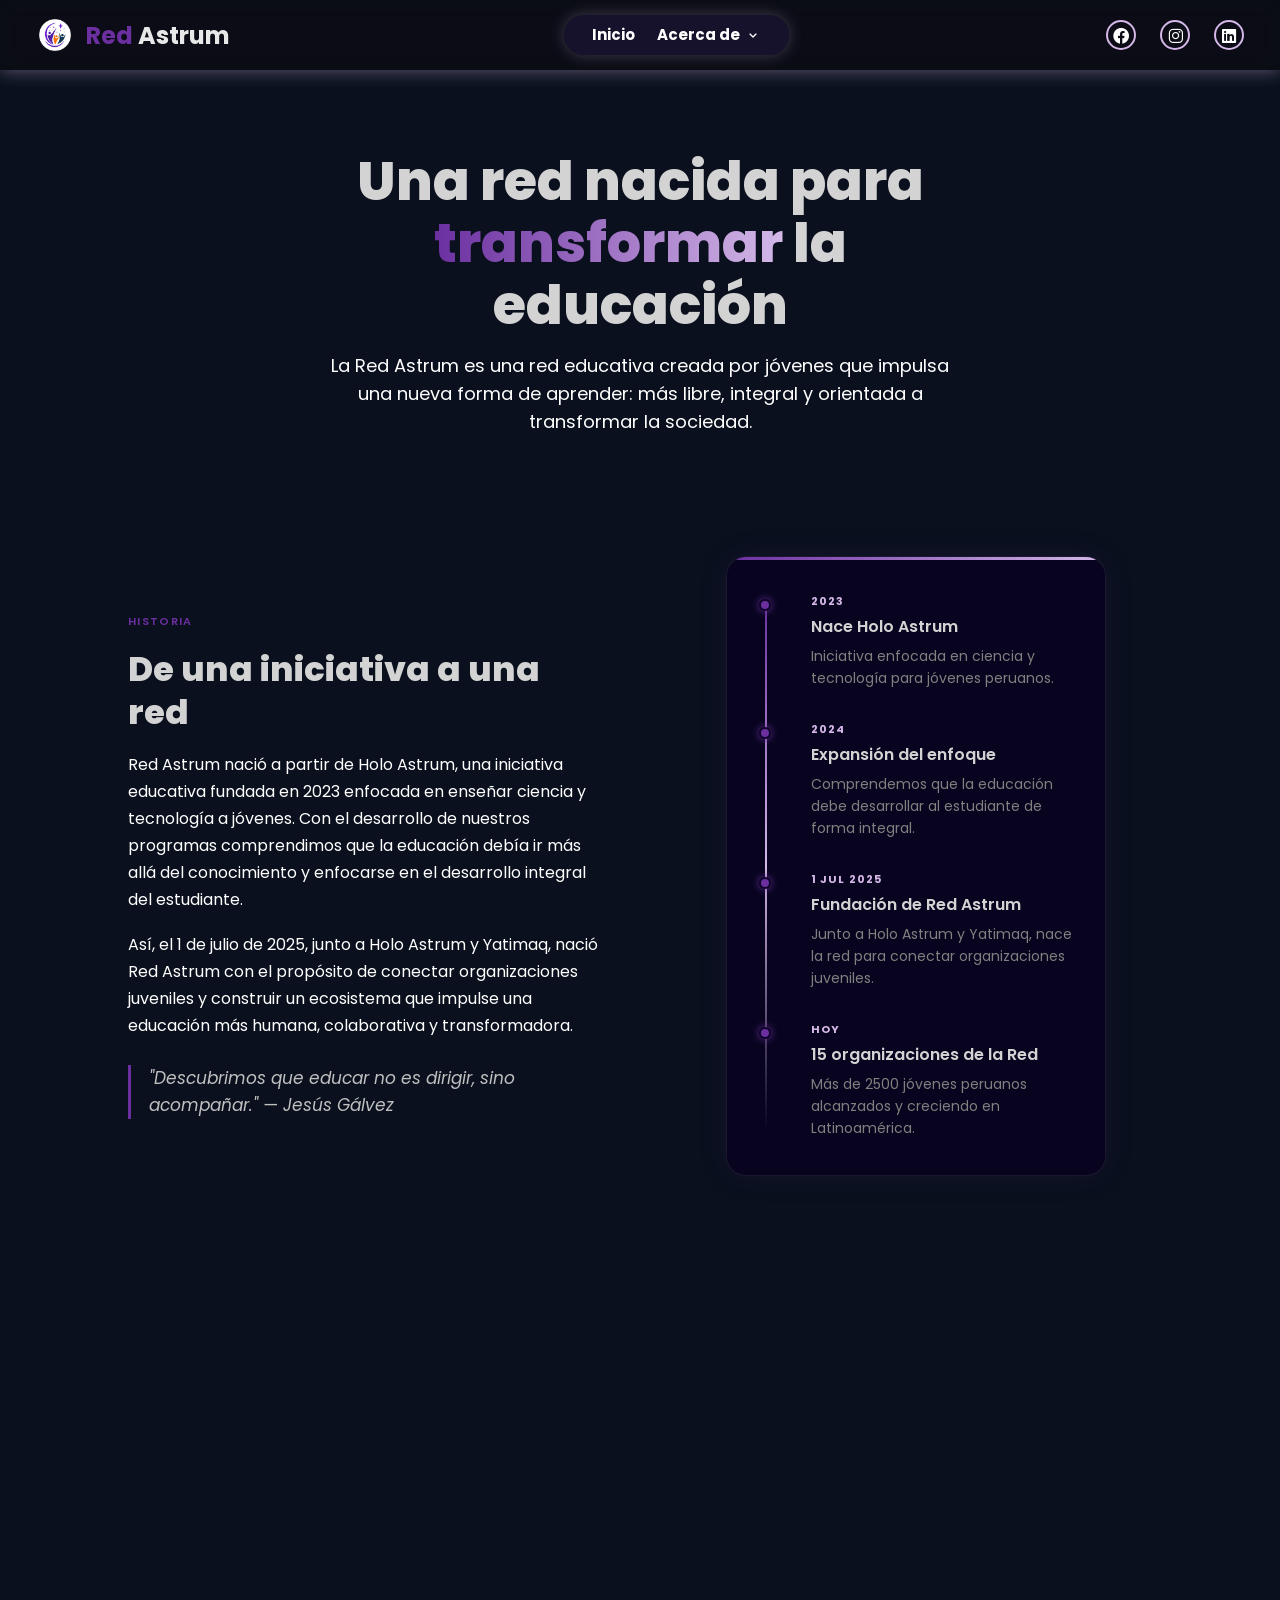
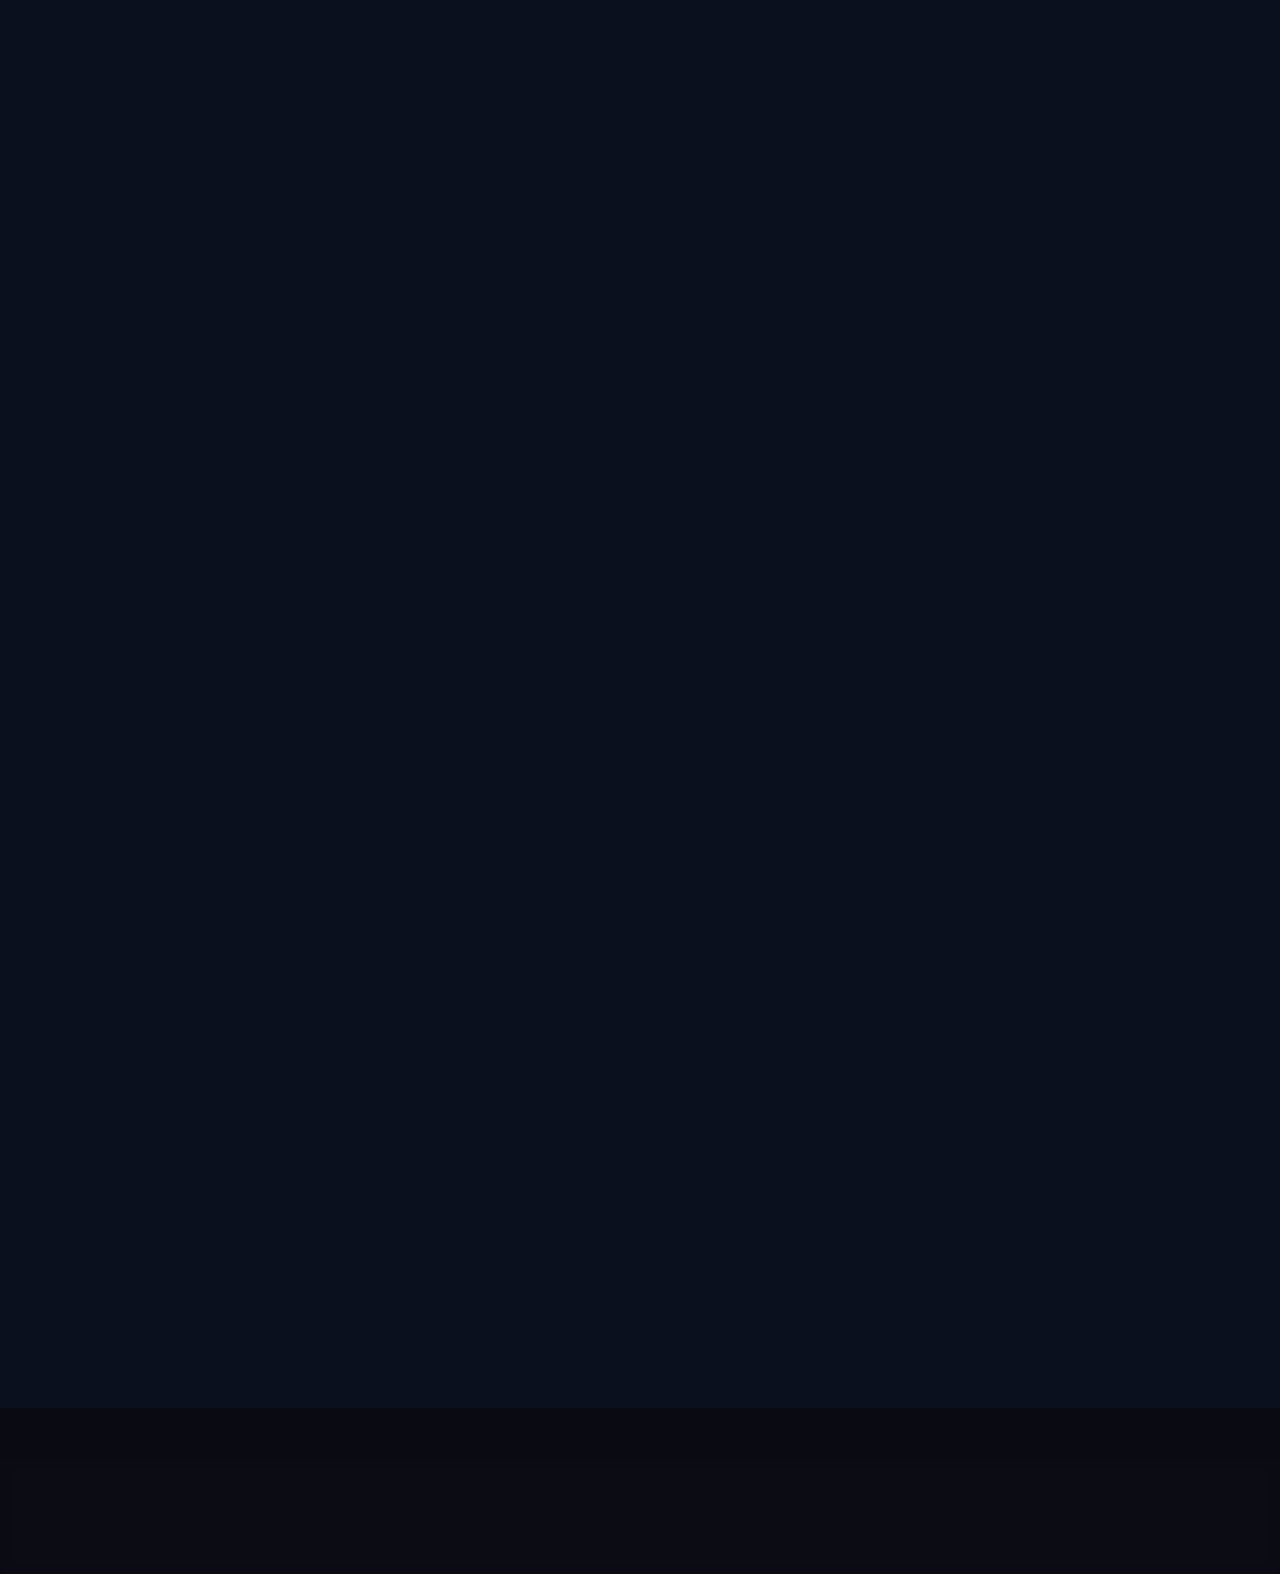
<file: about.html>
<!DOCTYPE html>
<html lang="es">

<head>
    <meta charset="UTF-8">
    <meta name="viewport" content="width=device-width, initial-scale=1.0">
    <title>Sobre nosotros — Red Astrum</title>
    <link rel="stylesheet" href="style.css">
    <link href='https://unpkg.com/boxicons@2.1.4/css/boxicons.min.css' rel='stylesheet'>
    <link rel="shortcut icon" href="favicon.ico" type="image/x-icon">
    <link rel="stylesheet" href="https://unpkg.com/aos@next/dist/aos.css" />

</head>

<body>
    <div class="container">
        <video class="back-vid" autoplay loop muted playsinline src="videos/galaxy.mp4"></video>

        <!-- NAVBAR -->
        <header data-aos="fade-down" data-aos-duration="2000">
            <div class="left">
                <img src="images/logo_redastrum/logo_0_red.png" alt="logo Red Astrum">
                <h2><span style="color: var(--color-primary);">Red</span> Astrum</h2>
            </div>
            <ul class="main">
                <li><a href="index.html">Inicio</a></li>
                <li><a href="#">Acerca de <i class='bx bx-chevron-down'></i></a>
                    <ul>
                        <li><a href="about.html">Sobre nosotros</a></li>
                        <li><a href="team.html">Equipo</a></li>
                    </ul>
                </li>
            </ul>
            <div class="box-icons">
                <a href="https://www.facebook.com/share/18Cic6fYTM/" target="_blank" aria-label="Facebook"><i class='bx bxl-facebook-circle'></i></a>
                <a href="https://www.instagram.com/red_astrum?igsh=cGxwdHd5OWY2c2w1" target="_blank" aria-label="Instagram"><i class='bx bxl-instagram'></i></a>
                <a href="https://www.linkedin.com/company/red-astrum?trk=blended-typeahead" target="_blank" aria-label="LinkedIn"><i class='bx bxl-linkedin-square'></i></a>
            </div>
            <div class="menu-icon"><i class='bx bx-menu'></i></div>
        </header>

        <div class="sidebar">
            <div class="close-icon"><i class='bx bx-x'></i></div>
            <ul>
                <li><a href="index.html">Inicio</a></li>
                <li><a href="about.html">Sobre nosotros</a></li>
                <li><a href="team.html">Equipo</a></li>
            </ul>
            <div class="social-sidebar">
                <a href="https://www.facebook.com/share/18Cic6fYTM/" target="_blank"><i class='bx bxl-facebook'></i></a>
                <a href="https://www.instagram.com/red_astrum?igsh=cGxwdHd5OWY2c2w1" target="_blank"><i class='bx bxl-instagram'></i></a>
                <a href="https://www.linkedin.com/company/red-astrum?trk=blended-typeahead" target="_blank"><i class='bx bxl-linkedin-square'></i></a>
            </div>
        </div>

        <!-- CONTENIDO -->
        <div class="about-page">

            <!-- Hero -->
            <div class="about-hero" data-aos="fade-down" data-aos-duration="1000">
                <h1>Una red nacida para <span class="gradient">transformar</span> la educación</h1>
                <p>La Red Astrum es una red educativa creada por jóvenes que impulsa una nueva forma de aprender: más libre, integral y orientada a transformar la sociedad.</p>
            </div>

            <!-- Historia -->
            <div class="about-block" data-aos="fade-up" data-aos-duration="900">
                <div class="about-block-text">
                    <span class="block-label">Historia</span>
                    <h2>De una iniciativa a una red</h2>
                    <p>Red Astrum nació a partir de Holo Astrum, una iniciativa educativa fundada en 2023 enfocada en enseñar ciencia y tecnología a jóvenes. Con el desarrollo de nuestros programas comprendimos que la educación debía ir más allá del conocimiento y enfocarse en el desarrollo integral del estudiante.</p>
                    <p>Así, el 1 de julio de 2025, junto a Holo Astrum y Yatimaq, nació Red Astrum con el propósito de conectar organizaciones juveniles y construir un ecosistema que impulse una educación más humana, colaborativa y transformadora.</p>
                    <blockquote>"Descubrimos que educar no es dirigir, sino acompañar." — Jesús Gálvez</blockquote>
                </div>

                <div class="about-block-visual">
                    <div class="visual-box">
                        <div class="timeline">
                            <div class="tl-item">
                                <div class="tl-dot"></div>
                                <div class="tl-year">2023</div>
                                <h4>Nace Holo Astrum</h4>
                                <p>Iniciativa enfocada en ciencia y tecnología para jóvenes peruanos.</p>
                            </div>
                            <div class="tl-item">
                                <div class="tl-dot"></div>
                                <div class="tl-year">2024</div>
                                <h4>Expansión del enfoque</h4>
                                <p>Comprendemos que la educación debe desarrollar al estudiante de forma integral.</p>
                            </div>
                            <div class="tl-item">
                                <div class="tl-dot"></div>
                                <div class="tl-year">1 Jul 2025</div>
                                <h4>Fundación de Red Astrum</h4>
                                <p>Junto a Holo Astrum y Yatimaq, nace la red para conectar organizaciones juveniles.</p>
                            </div>
                            <div class="tl-item">
                                <div class="tl-dot"></div>
                                <div class="tl-year">Hoy</div>
                                <h4>15 organizaciones de la Red</h4>
                                <p>Más de 2500 jóvenes peruanos alcanzados y creciendo en Latinoamérica.</p>
                            </div>
                        </div>
                    </div>
                </div>
            </div>

            <!-- Por qué nació -->
            <div class="about-block reverse" data-aos="fade-up" data-aos-duration="900">
                <div class="about-block-text">
                    <span class="block-label">Por qué nació</span>
                    <h2>La educación que necesitamos no existe todavía</h2>
                    <p>La educación convencional forma estudiantes pasivos. Red Astrum nace para construir una alternativa: una educación que desarrolle la mente, las emociones, los valores y el propósito de cada persona.</p>
                </div>

                <div class="about-block-visual">
                    <div class="visual-box">
                        <div class="compare-grid">
                            <div class="compare-col trad">
                                <h4>Tradicional</h4>
                                <ul>
                                    <li>Memorizar contenidos</li>
                                    <li>El profesor dirige</li>
                                    <li>Evaluación por exámenes</li>
                                    <li>Conocimiento desconectado</li>
                                </ul>
                            </div>
                            <div class="compare-col holo">
                                <h4>Holística</h4>
                                <ul>
                                    <li>Desarrolla mente y valores</li>
                                    <li>Pensamiento crítico</li>
                                    <li>Aprendizaje por experiencia</li>
                                    <li>Propósito y transformación</li>
                                </ul>
                            </div>
                        </div>
                    </div>
                </div>
            </div>

            <!-- Quiénes lo forman -->
            <div class="about-block" data-aos="fade-up" data-aos-duration="900">
                <div class="about-block-text">
                    <span class="block-label">Quiénes lo forman</span>
                    <h2>Una comunidad de personas comprometidas</h2>
                    <p>Red Astrum reúne a distintos actores del ecosistema educativo que comparten una misma convicción: que la educación puede y debe ser diferente.</p>
                </div>

                <div class="about-block-visual">
                    <div class="visual-box">
                        <div class="who-grid">
                            <div class="who-item">
                                <i class='bx bxs-graduation'></i>
                                <span>Estudiantes</span>
                            </div>
                            <div class="who-item">
                                <i class='bx bxs-book-open'></i>
                                <span>Educadores</span>
                            </div>
                            <div class="who-item">
                                <i class='bx bxs-buildings'></i>
                                <span>Instituciones</span>
                            </div>
                            <div class="who-item">
                                <i class='bx bxs-group'></i>
                                <span>Organizaciones juveniles</span>
                            </div>
                        </div>
                    </div>
                </div>
            </div>

            <!-- El Pensamiento Astrum  -->
            <div class="video-section" data-aos="fade-up" data-aos-duration="900">
                <span class="block-label" style="font-size:12px; letter-spacing:0.12em;">El pensamiento Astrum</span>
                <h2>Liderazgo al servicio de los demás</h2>
                <p>Nos distinguimos por un liderazgo altruista y basado en el servicio. Desde esta visión desarrollamos nuestras iniciativas y formamos a estudiantes y docentes comprometidos con una educación más humana.</p>
                <div class="video-wrapper">
                    <iframe
                        src="https://www.youtube.com/embed/e1oFQR5R098"
                        title="El Pensamiento Astrum"
                        allow="accelerometer; autoplay; clipboard-write; encrypted-media; gyroscope; picture-in-picture"
                        allowfullscreen>
                    </iframe>
                </div>
            </div>

        </div>

            <!-- FOOTER -->
        <section class="footer">
            <div class="footer-text">
            <h1>© 2026 Red Astrum. Todos los derechos reservados.</h1>
            <p>RUC: 20615815005</p>
    </div>
            <div class="box-icons">
                <a href="https://www.facebook.com/share/18Cic6fYTM/" target="_blank" aria-label="Facebook"><i class='bx bxl-facebook-circle'></i></a>
                <a href="https://www.instagram.com/red_astrum?igsh=cGxwdHd5OWY2c2w1" target="_blank" aria-label="Instagram"><i class='bx bxl-instagram'></i></a>
                <a href="https://www.linkedin.com/company/red-astrum?trk=blended-typeahead" target="_blank" aria-label="LinkedIn"><i class='bx bxl-linkedin-square'></i></a>
            </div>
        </section>
    </div>

    <script src="app.js"></script>
    <script src="https://unpkg.com/aos@next/dist/aos.js"></script>
    <script>
        AOS.init();

        // Toggle submenú "Acerca de"
        document.querySelectorAll('.main > li > a').forEach(function(link) {
            var parent = link.parentElement;
            if (parent.querySelector('ul')) {
                link.addEventListener('click', function(e) {
                    e.preventDefault();
                    var isOpen = parent.classList.contains('open');
                    document.querySelectorAll('.main > li.open').forEach(function(li) {
                        li.classList.remove('open');
                    });
                    if (!isOpen) parent.classList.add('open');
                });
            }
        });

        document.addEventListener('click', function(e) {
            if (!e.target.closest('header')) {
                document.querySelectorAll('.main > li.open').forEach(function(li) {
                    li.classList.remove('open');
                });
            }
        });
    </script>
</body>

</html>
</file>
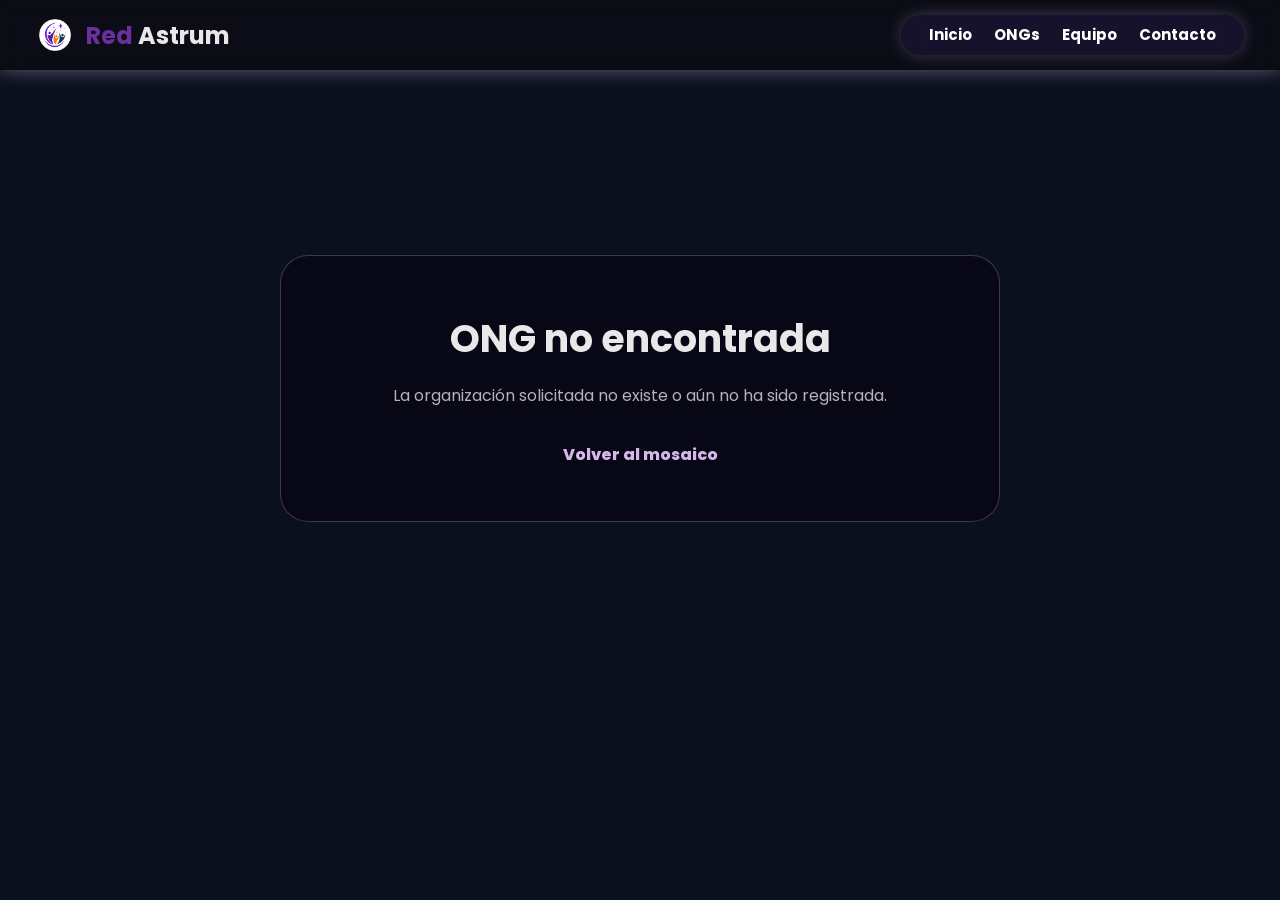
<file: ong.html>
<!DOCTYPE html>
<html lang="es">

<head>
    <meta charset="UTF-8">
    <meta name="viewport" content="width=device-width, initial-scale=1.0">
    <title>Portal ONG - Red Astrum</title>

    <link rel="stylesheet" href="style.css">
    <link href='https://unpkg.com/boxicons@2.1.4/css/boxicons.min.css' rel='stylesheet'>
</head>

<body>
    <div class="container">
        <video class="back-vid" autoplay loop muted playsinline src="videos/galaxy.mp4"></video>

        <header>
            <div class="left">
                <img src="images/logo_redastrum/logo_0_red.png" alt="Logo Red Astrum">
                <h2><span style="color: #6B2FA0;">Red</span> Astrum</h2>
            </div>

            <ul class="main">
                <li><a href="index.html">Inicio</a></li>
                <li><a href="ongs.html">ONGs</a></li>
                <li><a href="team.html">Equipo</a></li>
                <li><a href="index.html#contacto">Contacto</a></li>
            </ul>
        </header>

        <main class="ong-portal-page">
            <a href="ongs.html" class="back-link">
                <i class='bx bx-left-arrow-alt'></i>
                Volver a ONGs
            </a>

            <section class="ong-portal-header">
                <div class="ong-portal-logo">
                    <img id="ongLogo" src="" alt="Logo ONG">
                </div>

                <div class="ong-portal-main">
                    <span id="ongEstado"></span>
                    <h1 id="ongNombre"></h1>
                    <p id="ongDescripcion"></p>
                </div>
            </section>

            <section class="ong-portal-tabs">
                <button class="tab-btn active" data-tab="detalles">Detalles</button>
                <button class="tab-btn" data-tab="proyectos">Proyectos</button>
            </section>

            <section class="ong-tab-content active" id="detalles">
                <div class="ong-detail-grid">
                    <div class="ong-info-card">
                        <h3>Representante</h3>
                        <p id="ongRepresentante"></p>
                    </div>

                    <div class="ong-info-card">
                        <h3>Área de impacto</h3>
                        <p id="ongCategoria"></p>
                    </div>

                    <div class="ong-info-card">
                        <h3>Correo</h3>
                        <p id="ongCorreo"></p>
                    </div>
                </div>

                <div class="ong-detail-block">
                    <h2>Misión</h2>
                    <p id="ongMision"></p>
                </div>

                <div class="ong-detail-block">
                    <h2>Público objetivo</h2>
                    <p id="ongPublico"></p>
                </div>

                <div class="ong-detail-block">
                    <h2>Valor dentro de Red Astrum</h2>
                    <p id="ongValor"></p>
                </div>
            </section>

            <section class="ong-tab-content" id="proyectos">
                <div class="ong-project-grid" id="ongProyectos"></div>
            </section>
        </main>
    </div>

    <script src="ong-data.js"></script>

    <script>
        const params = new URLSearchParams(window.location.search);
        const ongId = params.get("id");

        const ong = ONGS.find(item => item.id === ongId);

        if (!ong) {
            document.querySelector(".ong-portal-page").innerHTML = `
                <div class="ong-not-found">
                    <h1>ONG no encontrada</h1>
                    <p>La organización solicitada no existe o aún no ha sido registrada.</p>
                    <a href="ongs.html">Volver al mosaico</a>
                </div>
            `;
        } else {
            document.title = `${ong.nombre} - Red Astrum`;

            document.getElementById("ongLogo").src = ong.logo;
            document.getElementById("ongLogo").alt = ong.nombre;

            document.getElementById("ongEstado").textContent = ong.estado;
            document.getElementById("ongNombre").textContent = ong.nombre;
            document.getElementById("ongDescripcion").textContent = ong.descripcion;

            document.getElementById("ongRepresentante").textContent = ong.representante;
            document.getElementById("ongCategoria").textContent = ong.categoria;
            document.getElementById("ongCorreo").textContent = ong.correo || "No registrado";

            document.getElementById("ongMision").textContent = ong.mision;
            document.getElementById("ongPublico").textContent = ong.publico;
            document.getElementById("ongValor").textContent = ong.valor;

            const projectGrid = document.getElementById("ongProyectos");

            ong.proyectos.forEach(proyecto => {
                const card = document.createElement("article");
                card.className = "ong-project-card";
                card.innerHTML = `
                    <h3>${proyecto}</h3>
                    <p>Proyecto desarrollado o impulsado por ${ong.nombre} dentro del ecosistema Red Astrum.</p>
                `;
                projectGrid.appendChild(card);
            });
        }

        document.querySelectorAll(".tab-btn").forEach(button => {
            button.addEventListener("click", () => {
                const tab = button.dataset.tab;

                document.querySelectorAll(".tab-btn").forEach(btn => btn.classList.remove("active"));
                document.querySelectorAll(".ong-tab-content").forEach(panel => panel.classList.remove("active"));

                button.classList.add("active");
                document.getElementById(tab).classList.add("active");
            });
        });
    </script>
</body>

</html>
</file>
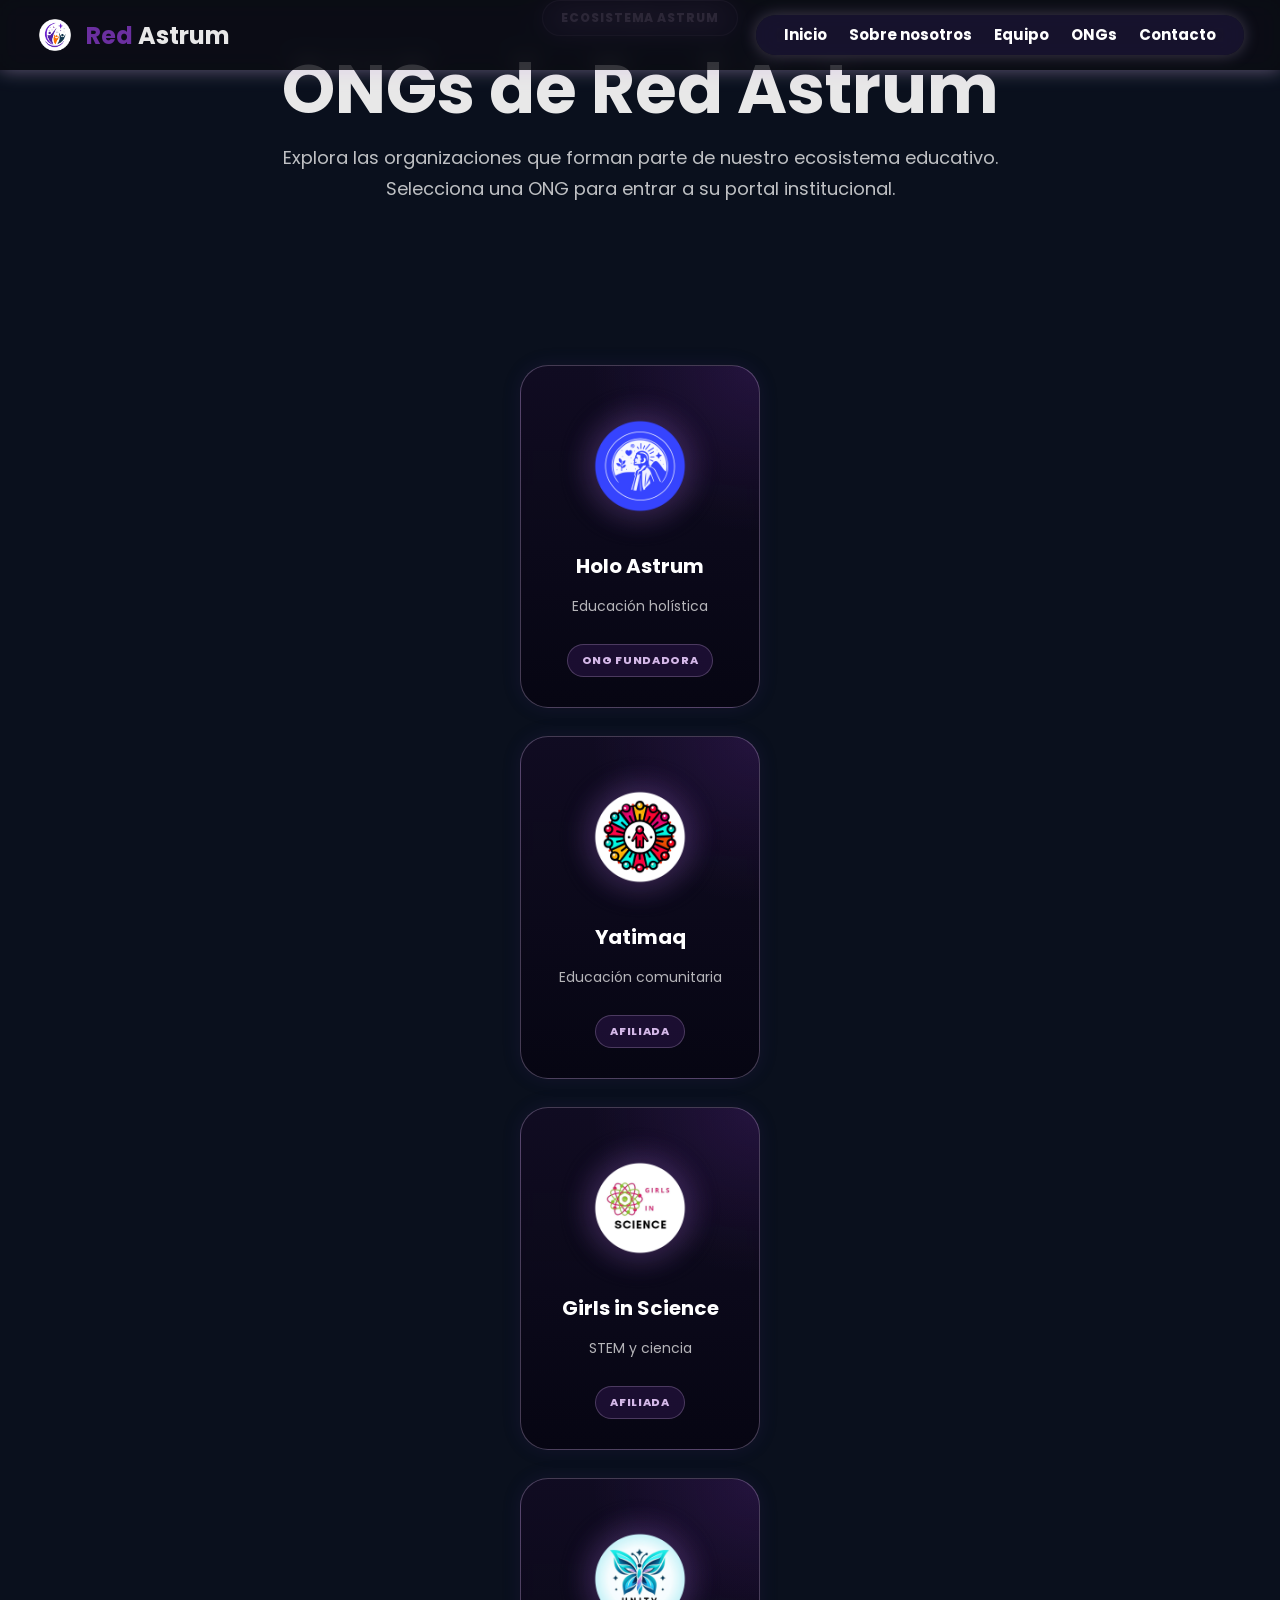
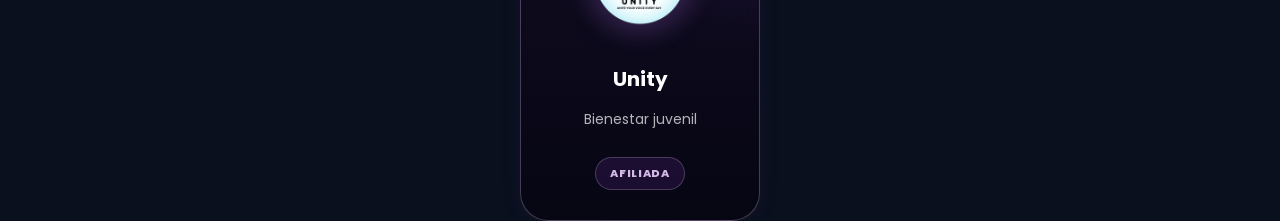
<file: ongs.html>
<!DOCTYPE html>
<html lang="es">

<head>
    <meta charset="UTF-8">
    <meta name="viewport" content="width=device-width, initial-scale=1.0">
    <title>ONGs - Red Astrum</title>

    <link rel="stylesheet" href="style.css">
    <link href='https://unpkg.com/boxicons@2.1.4/css/boxicons.min.css' rel='stylesheet'>
</head>

<body>
    <div class="container">
        <video class="back-vid" autoplay loop muted playsinline src="videos/galaxy.mp4"></video>

        <header>
            <div class="left">
                <img src="images/logo_redastrum/logo_0_red.png" alt="Logo Red Astrum">
                <h2><span style="color: #6B2FA0;">Red</span> Astrum</h2>
            </div>

            <ul class="main">
                <li><a href="index.html">Inicio</a></li>
                <li><a href="about.html">Sobre nosotros</a></li>
                <li><a href="team.html">Equipo</a></li>
                <li><a href="ongs.html">ONGs</a></li>
                <li><a href="index.html#contacto">Contacto</a></li>
            </ul>
        </header>

        <section class="ong-list-hero">
            <span>Ecosistema Astrum</span>
            <h1>ONGs de Red Astrum</h1>
            <p>
                Explora las organizaciones que forman parte de nuestro ecosistema educativo.
                Selecciona una ONG para entrar a su portal institucional.
            </p>
        </section>

            <section class="ong-mosaic" id="ongMosaic"></section>
        </main>
    </div>

    <script src="ong-data.js"></script>

    <script>
        const mosaic = document.getElementById("ongMosaic");

        ONGS.forEach(ong => {
            const card = document.createElement("a");
            card.className = "ong-tile";
            card.href = `ong.html?id=${ong.id}`;

            card.innerHTML = `
                <div class="ong-logo-box">
                    <img src="${ong.logo}" alt="${ong.nombre}">
                </div>

                <div class="ong-tile-info">
                    <h3>${ong.nombre}</h3>
                    <p>${ong.categoria}</p>
                    <span>${ong.estado}</span>
                </div>
            `;

            mosaic.appendChild(card);
        });
    </script>
</body>

</html>
</file>
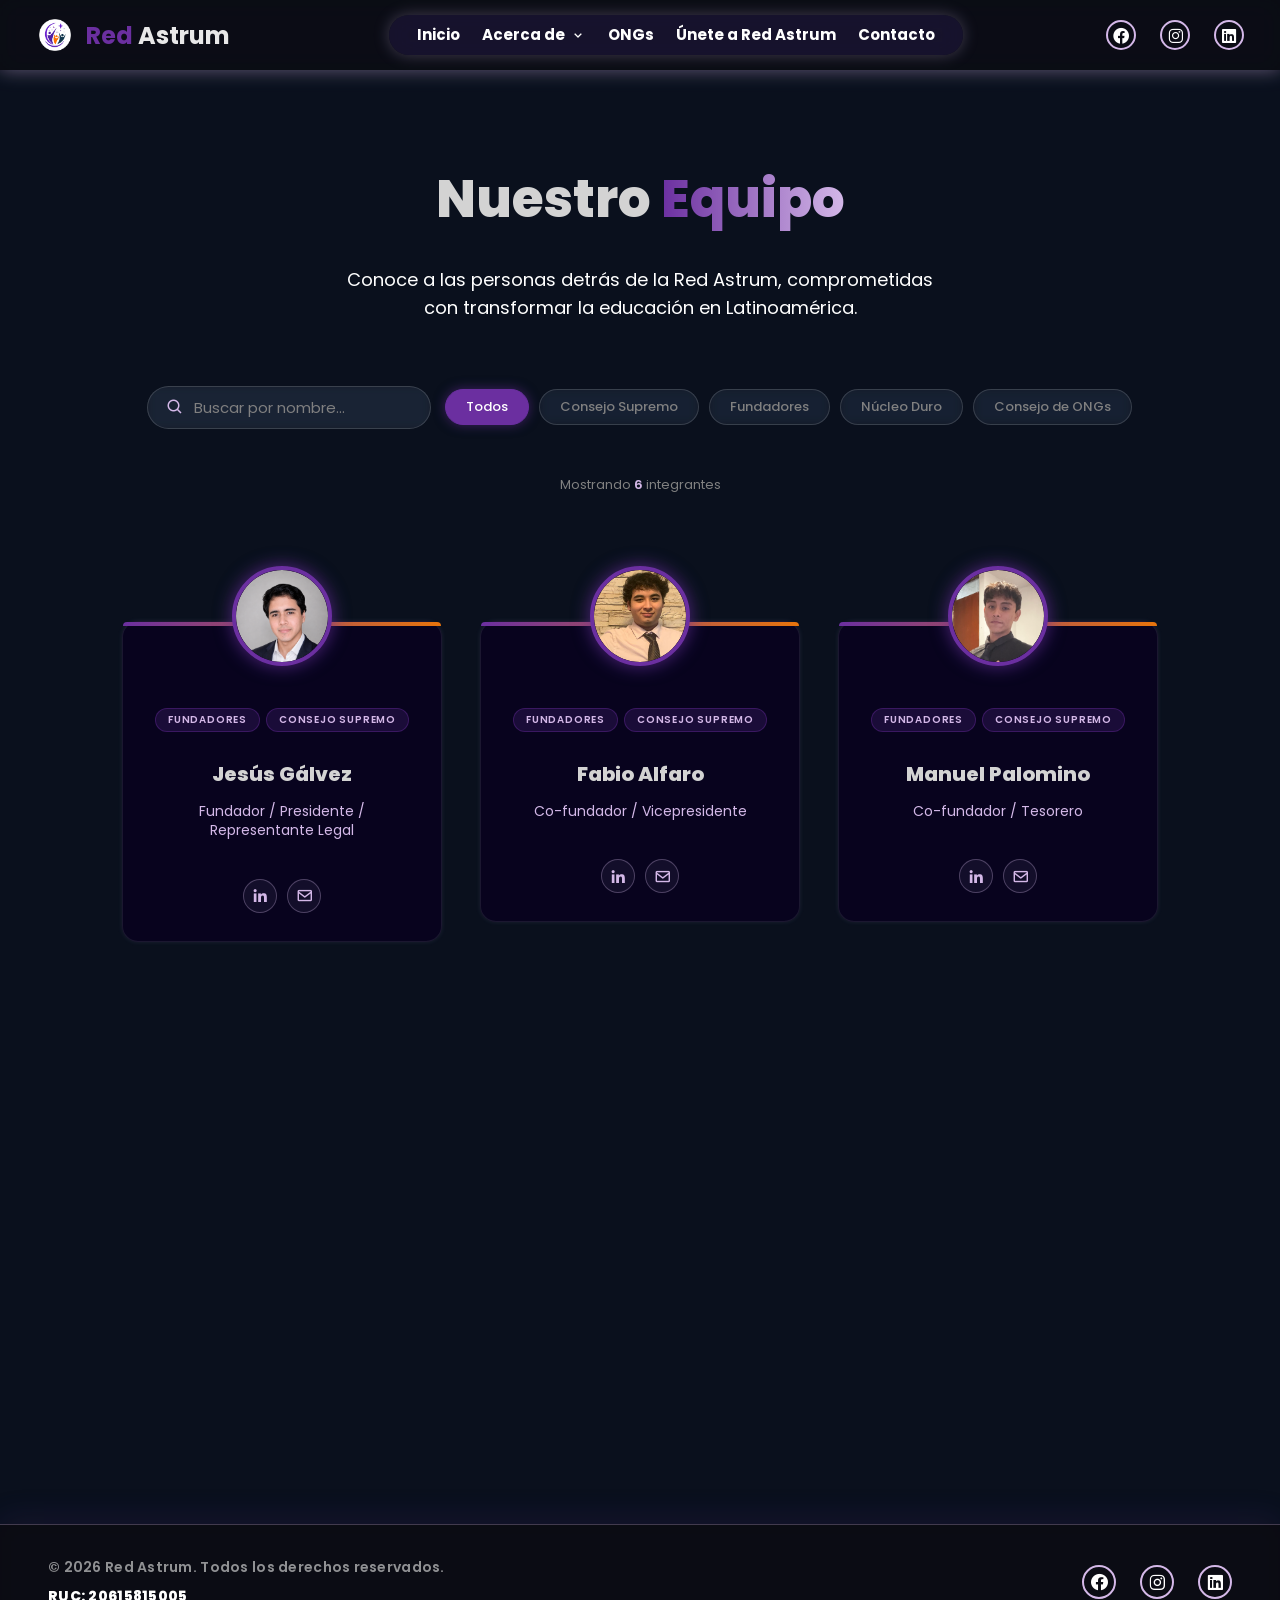
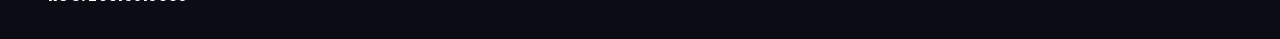
<file: team.html>
<!DOCTYPE html>
<html lang="es">

<head>
    <meta charset="UTF-8">
    <meta name="viewport" content="width=device-width, initial-scale=1.0">
    <title>Equipo - Red Astrum</title>

    <link rel="stylesheet" href="style.css">
    <link href='https://unpkg.com/boxicons@2.1.4/css/boxicons.min.css' rel='stylesheet'>
    <link rel="shortcut icon" href="favicon.ico" type="image/x-icon">
    <link rel="stylesheet" href="https://unpkg.com/aos@next/dist/aos.css" />
</head>

<body>
    <div class="container">
        <video class="back-vid" autoplay loop muted playsinline src="videos/galaxy.mp4"></video>

        <!-- NAVBAR -->
        <header data-aos="fade-down" data-aos-duration="2000">
            <div class="left">
                <img src="images/logo_redastrum/logo_0_red.png" alt="Logo Red Astrum">
                <h2><span style="color: var(--color-primary);">Red</span> Astrum</h2>
            </div>

            <ul class="main">
                <li><a href="index.html">Inicio</a></li>

                <li>
                    <a href="#">Acerca de <i class='bx bx-chevron-down'></i></a>
                    <ul>
                        <li><a href="about.html">Sobre nosotros</a></li>
                        <li><a href="team.html">Equipo</a></li>
                    </ul>
                </li>

                <li><a href="index.html#ongs">ONGs</a></li>

                <li>
                    <a href="https://linktr.ee/redastrum" target="_blank">Únete a Red Astrum</a>
                </li>

                <li><a href="index.html#contacto">Contacto</a></li>
            </ul>

            <div class="box-icons">
                <a href="https://www.facebook.com/share/18Cic6fYTM/" target="_blank" aria-label="Facebook">
                    <i class='bx bxl-facebook-circle'></i>
                </a>
                <a href="https://www.instagram.com/red_astrum?igsh=cGxwdHd5OWY2c2w1" target="_blank" aria-label="Instagram">
                    <i class='bx bxl-instagram'></i>
                </a>
                <a href="https://www.linkedin.com/company/red-astrum?trk=blended-typeahead" target="_blank" aria-label="LinkedIn">
                    <i class='bx bxl-linkedin-square'></i>
                </a>
            </div>

            <div class="menu-icon">
                <i class='bx bx-menu'></i>
            </div>
        </header>

        <!-- SIDEBAR -->
        <div class="sidebar">
            <div class="close-icon">
                <i class='bx bx-x'></i>
            </div>

            <ul>
                <li><a href="index.html">Inicio</a></li>
                <li><a href="about.html">Sobre nosotros</a></li>
                <li><a href="team.html">Equipo</a></li>
                <li><a href="index.html#ongs">ONGs</a></li>
                <li><a href="https://linktr.ee/redastrum" target="_blank">Únete a Red Astrum</a></li>
                <li><a href="index.html#contacto">Contacto</a></li>
            </ul>

            <div class="social-sidebar">
                <a href="https://www.facebook.com/share/18Cic6fYTM/" target="_blank">
                    <i class='bx bxl-facebook'></i>
                </a>
                <a href="https://www.instagram.com/red_astrum?igsh=cGxwdHd5OWY2c2w1" target="_blank">
                    <i class='bx bxl-instagram'></i>
                </a>
                <a href="https://www.linkedin.com/company/red-astrum?trk=blended-typeahead" target="_blank">
                    <i class='bx bxl-linkedin-square'></i>
                </a>
            </div>
        </div>

        <!-- CONTENIDO -->
        <div class="team-page">

            <div class="team-hero" data-aos="fade-down" data-aos-duration="1000">
                <h1>Nuestro <span class="gradient">Equipo</span></h1>
                <p>
                    Conoce a las personas detrás de la Red Astrum, comprometidas con transformar la educación en
                    Latinoamérica.
                </p>
            </div>

            <!-- CONTROLES -->
            <div class="team-controls" data-aos="fade-up" data-aos-duration="800">
                <div class="search-box">
                    <i class='bx bx-search'></i>
                    <input type="text" id="search-input" placeholder="Buscar por nombre...">
                </div>

                <div class="filter-pills" id="filter-pills">
                    <button class="pill active" data-filter="Todos">Todos</button>
                    <button class="pill" data-filter="Consejo Supremo">Consejo Supremo</button>
                    <button class="pill" data-filter="Fundadores">Fundadores</button>
                    <button class="pill" data-filter="Núcleo Duro">Núcleo Duro</button>
                    <button class="pill" data-filter="Consejo de ONGs">Consejo de ONGs</button>
                </div>
            </div>

            <p class="results-count" id="results-count">
                Mostrando <span id="count-num">0</span> integrantes
            </p>

            <div class="team-grid" id="team-grid"></div>

            <div class="empty-state" id="empty-state">
                <i class='bx bx-user-x'></i>
                <p>No se encontraron integrantes con ese filtro.</p>
            </div>
        </div>

        <!-- FOOTER -->
        <section class="footer">
            <div class="footer-text">
                <h1>© 2026 Red Astrum. Todos los derechos reservados.</h1>
                <p>RUC: 20615815005</p>
            </div>

            <div class="box-icons">
                <a href="https://www.facebook.com/share/18Cic6fYTM/" target="_blank" aria-label="Facebook">
                    <i class='bx bxl-facebook-circle'></i>
                </a>
                <a href="https://www.instagram.com/red_astrum?igsh=cGxwdHd5OWY2c2w1" target="_blank" aria-label="Instagram">
                    <i class='bx bxl-instagram'></i>
                </a>
                <a href="https://www.linkedin.com/company/red-astrum?trk=blended-typeahead" target="_blank" aria-label="LinkedIn">
                    <i class='bx bxl-linkedin-square'></i>
                </a>
            </div>
        </section>
    </div>

    <!-- SCRIPTS -->
    <script src="app.js"></script>

    <script>
        document.querySelectorAll('.main > li > a').forEach(function(link) {
            const parent = link.parentElement;

            if (parent.querySelector('ul')) {
                link.addEventListener('click', function(e) {
                    e.preventDefault();

                    const isOpen = parent.classList.contains('open');

                    document.querySelectorAll('.main > li.open').forEach(function(li) {
                        li.classList.remove('open');
                    });

                    if (!isOpen) {
                        parent.classList.add('open');
                    }
                });
            }
        });

        document.addEventListener('click', function(e) {
            if (!e.target.closest('header')) {
                document.querySelectorAll('.main > li.open').forEach(function(li) {
                    li.classList.remove('open');
                });
            }
        });
    </script>

    <script src="https://unpkg.com/aos@next/dist/aos.js"></script>

    <script>
        AOS.init();

        const teamMembers = [
            {
                nombre: "Jesús Gálvez",
                rol: "Fundador / Presidente / Representante Legal",
                area: "Fundadores",
                areas: ["Fundadores", "Consejo Supremo"],
                subarea: "",
                descripcion: "",
                foto: "images/fundadores/jesus_galvez.png",
                redes: {
                    linkedin: "https://www.linkedin.com/in/jesusgalvezcruz/",
                    instagram: "",
                    facebook: "",
                    twitter: "",
                    tiktok: "",
                    email: "jesus.galvez@redastrum.org"
                }
            },
            {
                nombre: "Fabio Alfaro",
                rol: "Co-fundador / Vicepresidente",
                area: "Fundadores",
                areas: ["Fundadores", "Consejo Supremo"],
                subarea: "",
                descripcion: "",
                foto: "images/fundadores/fabio_alfaro.png",
                redes: {
                    linkedin: "https://www.linkedin.com/in/fabioalfarojauregui/",
                    instagram: "",
                    facebook: "",
                    twitter: "",
                    tiktok: "",
                    email: "fabio.alfaro@redastrum.org"
                }
            },
            {
                nombre: "Manuel Palomino",
                rol: "Co-fundador / Tesorero",
                area: "Fundadores",
                areas: ["Fundadores", "Consejo Supremo"],
                subarea: "",
                descripcion: "",
                foto: "images/fundadores/manuel_palomino.png",
                redes: {
                    linkedin: "https://www.linkedin.com/in/manuel-palomino-309451382",
                    instagram: "",
                    facebook: "",
                    twitter: "",
                    tiktok: "",
                    email: "manuel.palomino@redastrum.org"
                }
            },
            {
                nombre: "Claudio Zapata",
                rol: "Co-fundador",
                area: "Fundadores",
                areas: ["Fundadores"],
                subarea: "",
                descripcion: "",
                foto: "images/fundadores/claudio_zapata.png",
                redes: {
                    linkedin: "https://www.linkedin.com/in/claudio-roberto-zapata-pizango-b4a750345/",
                    instagram: "",
                    facebook: "",
                    twitter: "",
                    tiktok: "",
                    email: ""
                }
            },
            {
                nombre: "Jhosany Lazo",
                rol: "Co-fundadora",
                area: "Fundadores",
                areas: ["Fundadores"],
                subarea: "",
                descripcion: "",
                foto: "images/fundadores/jhosany_lazo.png",
                redes: {
                    linkedin: "https://www.linkedin.com/in/belen-lazo-alegre-831740282",
                    instagram: "",
                    facebook: "",
                    twitter: "",
                    tiktok: "",
                    email: "jhosany.lazo@redastrum.org"
                }
            },
            {
                nombre: "Valeria Cama",
                rol: "Co-fundadora",
                area: "Fundadores",
                areas: ["Fundadores"],
                subarea: "",
                descripcion: "",
                foto: "images/fundadores/valeria_cama.png",
                redes: {
                    linkedin: "https://www.linkedin.com/in/valeria-cama-cabrera-5b43723a3",
                    instagram: "",
                    facebook: "",
                    twitter: "",
                    tiktok: "",
                    email: "valeria.cama@redastrum.org"
                }
            },

            {
                nombre: "Marcelo Villagarcía",
                rol: "Coordinador de G-Astrum",
                area: "Consejo Supremo",
                areas: ["Consejo Supremo"],
                subarea: "",
                descripcion: "",
                foto: "images/consejosupremo/marcelo_villagarcia.PNG",
                redes: {
                    linkedin: "https://www.linkedin.com/in/mafeviin-pe/",
                    instagram: "",
                    facebook: "",
                    twitter: "",
                    tiktok: "",
                    email: "marcelo.villagarcia@redastrum.org"
                }
            },
            {
                nombre: "Walter Sánchez",
                rol: "Coordinador de Asesores",
                area: "Consejo Supremo",
                areas: ["Consejo Supremo"],
                subarea: "",
                descripcion: "",
                foto: "images/consejosupremo/walter_sanchez.PNG",
                redes: {
                    linkedin: "https://www.linkedin.com/in/walterjsp/",
                    instagram: "",
                    facebook: "",
                    twitter: "",
                    tiktok: "",
                    email: "walter.sanchez@redastrum.org"
                }
            },
            {
                nombre: "Ximena Cortez",
                rol: "Coordinadora de ONGs",
                area: "Consejo Supremo",
                areas: ["Consejo Supremo"],
                subarea: "",
                descripcion: "",
                foto: "images/consejosupremo/ximena_cortez.PNG",
                redes: {
                    linkedin: "https://www.linkedin.com/in/ximena-camila-cortez-cruz-63407b1b8/ ",
                    instagram: "",
                    facebook: "",
                    twitter: "",
                    tiktok: "",
                    email: "ximena.cortez@redastrum.org"
                }
            },

            {
                nombre: "Brendi Imán",
                rol: "Secretaría",
                area: "Núcleo Duro",
                areas: ["Núcleo Duro"],
                subarea: "Secretaría",
                descripcion: "",
                foto: "images/nucleoduro/BrendiIman.png",
                redes: {
                    linkedin: "https://www.linkedin.com/in/brendi-imán-valdiviezo-9b7192369/",
                    instagram: "",
                    facebook: "",
                    twitter: "",
                    tiktok: "",
                    email: ""
                }
            },
            {
                nombre: "Marilyn Cordova",
                rol: "Gestión & Alta Dirección",
                area: "Núcleo Duro",
                areas: ["Núcleo Duro"],
                subarea: "Gestión & Alta Dirección",
                descripcion: "",
                foto: "images/nucleoduro/marilyn_cordova.PNG",
                redes: {
                    linkedin: "https://www.linkedin.com/in/marilyn-leonela-cordova-bejarano-3571653b9",
                    instagram: "",
                    facebook: "",
                    twitter: "",
                    tiktok: "",
                    email: ""
                }
            },
            {
                nombre: "Alison Roman",
                rol: "Gestión & Alta Dirección",
                area: "Núcleo Duro",
                areas: ["Núcleo Duro"],
                subarea: "Gestión & Alta Dirección",
                descripcion: "",
                foto: "images/nucleoduro/alison_roman.png",
                redes: {
                    linkedin: "",
                    instagram: "",
                    facebook: "",
                    twitter: "",
                    tiktok: "",
                    email: ""
                }
            },
            {
                nombre: "Alisson Canales",
                rol: "Gestión & Alta Dirección",
                area: "Núcleo Duro",
                areas: ["Núcleo Duro"],
                subarea: "Gestión & Alta Dirección",
                descripcion: "",
                foto: "images/nucleoduro/alisson_canales.png",
                redes: {
                    linkedin: "https://www.linkedin.com/in/alisson-canales-1bab55343",
                    instagram: "",
                    facebook: "",
                    twitter: "",
                    tiktok: "",
                    email: ""
                }
            },
            {
                nombre: "Julibeth Román",
                rol: "Gestión & Alta Dirección",
                area: "Núcleo Duro",
                areas: ["Núcleo Duro"],
                subarea: "Gestión & Alta Dirección",
                descripcion: "",
                foto: "images/nucleoduro/julibeth_roman.png",
                redes: {
                    linkedin: "",
                    instagram: "",
                    facebook: "",
                    twitter: "",
                    tiktok: "",
                    email: ""
                }
            },
            {
                nombre: "Viviana Alférez",
                rol: "Gestión & Alta Dirección",
                area: "Núcleo Duro",
                areas: ["Núcleo Duro"],
                subarea: "Gestión & Alta Dirección",
                descripcion: "",
                foto: "images/nucleoduro/viviana_alferez.png",
                redes: {
                    linkedin: "",
                    instagram: "",
                    facebook: "",
                    twitter: "",
                    tiktok: "",
                    email: ""
                }
            },
            {
                nombre: "Yaiza Rojas",
                rol: "Gestión & Alta Dirección",
                area: "Núcleo Duro",
                areas: ["Núcleo Duro"],
                subarea: "Gestión & Alta Dirección",
                descripcion: "",
                foto: "images/nucleoduro/yaiza_rojas.png",
                redes: {
                    linkedin: "https://www.linkedin.com/in/yaiza-rojas-a9486a346",
                    instagram: "",
                    facebook: "",
                    twitter: "",
                    tiktok: "",
                    email: ""
                }
            },
            {
                nombre: "Sebastian Zapata",
                rol: "Gestión & Alta Dirección",
                area: "Núcleo Duro",
                areas: ["Núcleo Duro"],
                subarea: "Gestión & Alta Dirección",
                descripcion: "",
                foto: "images/nucleoduro/sebastian_zapata.png",
                redes: {
                    linkedin: "https://www.linkedin.com/in/sebastian-zapata-29382640a/",
                    instagram: "",
                    facebook: "",
                    twitter: "",
                    tiktok: "",
                    email: ""
                }
            },

            {
                nombre: "Yulissa Restrepo",
                rol: "Tecnología & Informática",
                area: "Núcleo Duro",
                areas: ["Núcleo Duro"],
                subarea: "Tecnología & Informática",
                descripcion: "",
                foto: "images/nucleoduro/yulissa_restrepo.png",
                redes: {
                    linkedin: "",
                    instagram: "",
                    facebook: "",
                    twitter: "",
                    tiktok: "",
                    email: ""
                }
            },
            {
                nombre: "Amy Maldonado",
                rol: "Tecnología & Informática",
                area: "Núcleo Duro",
                areas: ["Núcleo Duro"],
                subarea: "Tecnología & Informática",
                descripcion: "",
                foto: "images/nucleoduro/amy_maldonado.png",
                redes: {
                    linkedin: "https://www.linkedin.com/in/~amymaldonadoj",
                    instagram: "",
                    facebook: "",
                    twitter: "",
                    tiktok: "",
                    email: ""
                }
            },
            {
                nombre: "Valeria Rivas",
                rol: "Marketing",
                area: "Núcleo Duro",
                areas: ["Núcleo Duro"],
                subarea: "Marketing",
                descripcion: "",
                foto: "images/nucleoduro/valeria_rivas.png",
                redes: {
                    linkedin: "https://www.linkedin.com/in/valeria-rivas-hurtado-3222a23b0/",
                    instagram: "",
                    facebook: "",
                    twitter: "",
                    tiktok: "",
                    email: ""
                }
            },
            {
                nombre: "Daira Lima",
                rol: "Gestión & Alta Dirección",
                area: "Núcleo Duro",
                areas: ["Núcleo Duro"],
                subarea: "Gestión & Alta Dirección",
                descripcion: "",
                foto: "images/nucleoduro/daira_lima.webp",
                redes: {
                    linkedin: "",
                    instagram: "",
                    facebook: "",
                    twitter: "",
                    tiktok: "",
                    email: ""
                }
            },
            {
                nombre: "Dayanna Córdoba",
                rol: "Gestión & Alta Dirección",
                area: "Núcleo Duro",
                areas: ["Núcleo Duro"],
                subarea: "Gestión & Alta Dirección",
                descripcion: "",
                foto: "images/nucleoduro/dayanna_cordoba.webp",
                redes: {
                    linkedin: "",
                    instagram: "",
                    facebook: "",
                    twitter: "",
                    tiktok: "",
                    email: ""
                }
            },
            {
                nombre: "Evans Toribio",
                rol: "Tecnología & Informática",
                area: "Núcleo Duro",
                areas: ["Núcleo Duro"],
                subarea: "Tecnología & Informática",
                descripcion: "",
                foto: "images/nucleoduro/evans_toribio.webp",
                redes: {
                    linkedin: "",
                    instagram: "",
                    facebook: "",
                    twitter: "",
                    tiktok: "",
                    email: ""
                }
            },
            {
                nombre: "José Piedra",
                rol: "Marketing",
                area: "Núcleo Duro",
                areas: ["Núcleo Duro"],
                subarea: "Marketing",
                descripcion: "",
                foto: "images/nucleoduro/jose_piedra.jfif",
                redes: {
                    linkedin: "",
                    instagram: "",
                    facebook: "",
                    twitter: "",
                    tiktok: "",
                    email: ""
                }
            },
            {
                nombre: "Mia Barrantes",
                rol: "Gestión & Alta Dirección",
                area: "Núcleo Duro",
                areas: ["Núcleo Duro"],
                subarea: "Gestión & Alta Dirección",
                descripcion: "",
                foto: "images/nucleoduro/mia_barrantes.webp",
                redes: {
                    linkedin: "",
                    instagram: "",
                    facebook: "",
                    twitter: "",
                    tiktok: "",
                    email: ""
                }
            },

            {
                nombre: "Clarisa Farfán",
                rol: "Representante de Rikchari",
                area: "Consejo de ONGs",
                areas: ["Consejo de ONGs"],
                subarea: "Representante ONG",
                descripcion: "",
                foto: "images/representantes_ong/clarisa_farfan.PNG",
                redes: {
                    linkedin: "",
                    instagram: "",
                    facebook: "",
                    twitter: "",
                    tiktok: "",
                    email: ""
                }
            },
            {
                nombre: "Karla Camara",
                rol: "Representante de Green Generation",
                area: "Consejo de ONGs",
                areas: ["Consejo de ONGs"],
                subarea: "Representantes ONG",
                descripcion: "",
                foto: "images/representantes_ong/karla_camara.PNG",
                redes: {
                    linkedin: "",
                    instagram: "",
                    facebook: "",
                    twitter: "",
                    tiktok: "",
                    email: ""
                }
            },
            {
                nombre: "Kimberly Bonilla",
                rol: "Representante de Bridges of Equity",
                area: "Consejo de ONGs",
                areas: ["Consejo de ONGs"],
                subarea: "Representantes ONG",
                descripcion: "",
                foto: "images/representantes_ong/kimberlym_bonilla.PNG",
                redes: {
                    linkedin: "",
                    instagram: "",
                    facebook: "",
                    twitter: "",
                    tiktok: "",
                    email: ""
                }
            },
            {
                nombre: "Mary Thomas",
                rol: "Representante de House Of The Young Promises",
                area: "Consejo de ONGs",
                areas: ["Consejo de ONGs"],
                subarea: "Representantes ONG",
                descripcion: "",
                foto: "images/representantes_ong/mary_thomas.PNG",
                redes: {
                    linkedin: "",
                    instagram: "",
                    facebook: "",
                    twitter: "",
                    tiktok: "",
                    email: ""
                }
            },
            {
                nombre: "Pamela Vega",
                rol: "Representante de Unity",
                area: "Consejo de ONGs",
                areas: ["Consejo de ONGs"],
                subarea: "Representantes ONG",
                descripcion: "",
                foto: "images/representantes_ong/pamela_vega.PNG",
                redes: {
                    linkedin: "",
                    instagram: "",
                    facebook: "",
                    twitter: "",
                    tiktok: "",
                    email: ""
                }
            },
            {
                nombre: "Valery Huaranga",
                rol: "Representante de Youth Plus",
                area: "Consejo de ONGs",
                areas: ["Consejo de ONGs"],
                subarea: "Representantes ONG",
                descripcion: "",
                foto: "images/representantes_ong/valery_huaranga.PNG",
                redes: {
                    linkedin: "",
                    instagram: "",
                    facebook: "",
                    twitter: "",
                    tiktok: "",
                    email: ""
                }
            }
        ];

        const socialIcons = {
            linkedin: "bxl-linkedin",
            instagram: "bxl-instagram",
            facebook: "bxl-facebook",
            twitter: "bxl-twitter",
            tiktok: "bxl-tiktok",
            email: "bx-envelope"
        };

        function renderSocials(redes) {
            if (!redes) return "";

            return Object.keys(redes)
                .filter(key => redes[key] && redes[key].trim() !== "")
                .map(key => {
                    const icon = socialIcons[key] || "bx-link";
                    const href = key === "email" ? `mailto:${redes[key]}` : redes[key];

                    return `
                        <a href="${href}" target="_blank" class="social-icon" aria-label="${key}">
                            <i class='bx ${icon}'></i>
                        </a>
                    `;
                })
                .join("");
        }

        function getInitials(name) {
            return name
                .split(" ")
                .slice(0, 2)
                .map(w => w[0])
                .join("")
                .toUpperCase();
        }

        function renderCards(members) {
            const grid = document.getElementById("team-grid");
            const empty = document.getElementById("empty-state");
            const countEl = document.getElementById("count-num");

            grid.innerHTML = "";

            if (members.length === 0) {
                empty.style.display = "flex";
                countEl.textContent = "0";
                return;
            }

            empty.style.display = "none";
            countEl.textContent = members.length;

            members.forEach((m, i) => {
                const hasPhoto = m.foto && m.foto.trim() !== "";

                const avatarContent = hasPhoto
                    ? `<img src="${m.foto}" alt="Foto de ${m.nombre}" loading="lazy">`
                    : getInitials(m.nombre);

                const avatarClass = hasPhoto ? "member-avatar" : "member-avatar no-photo";

                const descripcionHtml = m.descripcion && m.descripcion.trim() !== ""
                    ? `<p class="member-description">${m.descripcion}</p>`
                    : "";

                const socialsHtml = renderSocials(m.redes);
                const badges = m.areas || [m.area];
                const subareaHtml = m.subarea ? `<span class="member-subarea">${m.subarea}</span>` : "";

                const card = document.createElement("div");

                card.className = "member-card";
                card.setAttribute("data-area", m.area);
                card.setAttribute("data-name", m.nombre.toLowerCase());
                card.setAttribute("data-aos", "fade-up");
                card.setAttribute("data-aos-delay", (i % 3) * 80);

                card.innerHTML = `
                    <div class="${avatarClass}">
                        ${avatarContent}
                    </div>

                    <div class="member-badges">
                        ${badges.map(area => `<span class="member-area">${area}</span>`).join("")}
                        ${subareaHtml}
                    </div>

                    <h3 class="member-name">${m.nombre}</h3>
                    <p class="member-role">${m.rol}</p>

                    ${descripcionHtml}

                    ${socialsHtml ? `<div class="member-socials">${socialsHtml}</div>` : ""}
                `;

                grid.appendChild(card);
            });

            AOS.refresh();
        }

        let activeFilter = "Fundadores";
        let searchQuery = "";

        function applyFilters() {
            const filtered = teamMembers.filter(m => {
                const memberAreas = m.areas || [m.area];
                const matchArea = activeFilter === "Todos" || memberAreas.includes(activeFilter);
                const matchName = m.nombre.toLowerCase().includes(searchQuery);

                return matchArea && matchName;
            });

            renderCards(filtered);
        }

        document.getElementById("filter-pills").addEventListener("click", e => {
            const pill = e.target.closest(".pill");

            if (!pill) return;

            document.querySelectorAll(".pill").forEach(p => p.classList.remove("active"));

            pill.classList.add("active");
            activeFilter = pill.dataset.filter;

            applyFilters();
        });

        document.getElementById("search-input").addEventListener("input", e => {
            searchQuery = e.target.value.toLowerCase().trim();
            applyFilters();
        });

        applyFilters();
    </script>
</body>

</html>
</file>
<file: style.css>
@import url("https://fonts.googleapis.com/css2?family=Poppins:wght@100;200;300;400;500;600;700;800;900&display=swap");

/* ============================
   PALETA DE MARCA — Red Astrum
   ============================ */
:root {
    --color-primary: #6B2FA0;
    --color-light: #D4B8E8;
    --color-accent: #E8740C;
    --color-navy: #1F3A5F;
    --color-white: #FFFFFF;
    --color-black: #000000;

    --color-primary-10: rgba(107, 47, 160, 0.10);
    --color-primary-20: rgba(107, 47, 160, 0.20);
    --color-primary-40: rgba(107, 47, 160, 0.40);
    --color-primary-60: rgba(107, 47, 160, 0.60);

    --color-light-10: rgba(212, 184, 232, 0.10);
    --color-light-15: rgba(212, 184, 232, 0.15);
    --color-light-20: rgba(212, 184, 232, 0.20);
    --color-light-35: rgba(212, 184, 232, 0.35);
    --color-light-50: rgba(212, 184, 232, 0.50);
    --color-light-70: rgba(212, 184, 232, 0.70);

    --color-accent-15: rgba(232, 116, 12, 0.15);
    --color-accent-40: rgba(232, 116, 12, 0.40);
    --color-accent-60: rgba(232, 116, 12, 0.60);

    --color-text: #e8e8e8;
    --color-text-muted: #b9b9b9;

    --header-height: 70px;
    --header-height-mobile: 56px;
}

* {
    box-sizing: border-box;
}

html {
    scroll-behavior: smooth;
    overflow-x: hidden;
    background-color: #05070d;
}

body {
    margin: 0;
    padding: 0;
    font-family: "Poppins", sans-serif;
    color: var(--color-text);
    background-color: #05070d;
    overflow-x: hidden;
    width: 100%;
}

img,
video {
    max-width: 100%;
}

.container {
    position: relative;
    z-index: 0;
    width: 100%;
    min-height: 100vh;
    display: flex;
    flex-direction: column;
    align-items: center;
    gap: 90px;
    background-color: rgba(31, 58, 95, 0.20);
    overflow-x: hidden;
}

.back-vid {
    position: fixed;
    inset: 0;
    width: 100vw;
    height: 100vh;
    object-fit: cover;
    z-index: -1;
    mix-blend-mode: overlay;
}

/* ============================
   HEADER
   ============================ */
header {
    display: flex;
    position: fixed;
    top: 0;
    right: 0;
    left: 0;
    align-items: center;
    justify-content: space-between;
    height: var(--header-height);
    padding: 0 36px;
    background-color: rgba(12, 12, 18, 0.80);
    backdrop-filter: blur(12px);
    box-shadow: 0 0 18px rgba(212, 184, 232, 0.45);
    z-index: 9999;
}

.left {
    display: flex;
    align-items: center;
    min-width: 210px;
}

.left img {
    width: 38px;
    margin: 0 12px 0 0;
}

.left h2 {
    font-size: 24px;
    white-space: nowrap;
    margin: 0;
}

.left h2 span {
    color: var(--color-primary);
}

header ul.main {
    display: flex;
    align-items: center;
    justify-content: center;
    width: auto;
    max-width: 760px;
    gap: 22px;
    padding: 12px 28px;
    margin: 0;
    border-radius: 50px;
    background-color: rgba(31, 25, 62, 0.62);
    backdrop-filter: blur(14px);
    box-shadow: 0 0 16px rgba(212, 184, 232, 0.28);
}

header ul.main li {
    list-style: none;
    white-space: nowrap;
}

header ul.main > li {
    position: relative;
}

header ul.main > li > a {
    display: flex;
    align-items: center;
    gap: 5px;
    color: white;
    text-decoration: none;
    font-weight: 700;
    font-size: 15px;
    line-height: 1.1;
    margin: 0;
    padding: 0;
    transition: 0.3s;
}

header ul.main > li > a:hover {
    color: var(--color-light);
    text-shadow: 0 0 12px var(--color-light);
}

.main > li > a i {
    font-size: 16px;
    transition: transform 0.3s;
}

.main > li.open > a i {
    transform: rotate(180deg);
}

.main ul {
    list-style: none;
    position: absolute;
    min-width: 190px;
    top: 100%;
    left: 50%;
    transform: translateX(-50%) translateY(-8px);
    display: flex;
    flex-direction: column;
    margin: 18px 0 0;
    padding: 8px;
    border-radius: 16px;
    background-color: rgba(10, 6, 30, 0.92);
    backdrop-filter: blur(16px);
    border: 1px solid rgba(212, 184, 232, 0.18);
    box-shadow: 0 10px 28px rgba(0, 0, 0, 0.35);
    opacity: 0;
    visibility: hidden;
    pointer-events: none;
    transition: opacity 0.3s, transform 0.3s, visibility 0.3s;
    z-index: 99999;
}

.main > li.open > ul {
    opacity: 1;
    visibility: visible;
    transform: translateX(-50%) translateY(0);
    pointer-events: auto;
}

.main ul li a {
    display: block;
    width: 100%;
    box-sizing: border-box;
    padding: 10px 14px;
    border-radius: 8px;
    text-decoration: none;
    color: #fff;
    font-weight: 500;
    font-size: 14px;
    white-space: nowrap;
    transition: 0.25s;
}

.main ul li a:hover {
    background-color: rgba(212, 184, 232, 0.18);
    color: var(--color-light);
    padding-left: 18px;
}

.box-icons {
    display: flex;
    gap: 24px;
}

.box-icons a {
    display: flex;
    align-items: center;
    justify-content: center;
    font-size: 19px;
    width: 30px;
    height: 30px;
    border: 2px solid var(--color-light);
    border-radius: 50%;
    cursor: pointer;
    transition: 0.35s;
    text-decoration: none;
    color: #fff;
}

.box-icons a:hover {
    background-color: var(--color-light);
    color: black;
    box-shadow: 0 0 15px var(--color-light);
}

/* ============================
   SIDEBAR
   ============================ */
.menu-icon {
    font-size: 35px;
    cursor: pointer;
    display: none;
    color: var(--color-light);
}

.sidebar {
    position: fixed;
    right: 0;
    top: 0;
    bottom: 70%;
    width: 0;
    background-color: rgba(0, 0, 0, 0.86);
    z-index: 10000;
    box-shadow: 0 0 25px rgba(255, 255, 255, 0.35);
    backdrop-filter: blur(10px);
    opacity: 0;
    border-bottom-left-radius: 100%;
}

.close-icon {
    font-size: 50px;
    color: lightgray;
    padding-left: 10px;
    cursor: pointer;
}

.sidebar ul {
    padding-left: 20px;
}

.sidebar ul li {
    list-style: none;
    margin-bottom: 30px;
}

.sidebar ul li a {
    text-decoration: none;
    color: lightgray;
    font-size: 30px;
    font-weight: 900;
    text-shadow: 0 0 15px #4c4c4c;
}

.social-sidebar {
    padding-left: 20px;
    margin-top: 60px;
    white-space: nowrap;
}

.social-sidebar a {
    font-size: 35px;
    padding: 5px;
    cursor: pointer;
    transition: 0.5s;
    color: white;
    text-decoration: none;
}

.sidebar.open-sidebar {
    animation: openSideBarAnimation 1.1s forwards;
}

.sidebar.close-sidebar {
    animation: closeSideBarAnimation 1.1s forwards;
}

@keyframes openSideBarAnimation {
    to {
        width: 80%;
        opacity: 1;
        bottom: 0;
        border-radius: 0;
    }
}

@keyframes closeSideBarAnimation {
    from {
        width: 80%;
        opacity: 1;
        bottom: 0;
        border-radius: 0;
    }

    to {
        width: 0;
        opacity: 0;
        bottom: 70%;
        border-bottom-left-radius: 50%;
    }
}

/* ============================
   HERO
   ============================ */
.blackhole-box {
    position: absolute;
    top: 0;
    width: 100%;
    display: flex;
    justify-content: center;
    z-index: -1;
    mix-blend-mode: lighten;
}

.blackhole-box video {
    width: 100%;
    margin-top: -23.5%;
}

.hero {
    position: relative;
    display: flex;
    width: 100%;
    min-height: 100vh;
    padding-top: var(--header-height);
    align-items: center;
    justify-content: space-between;
}

.hero-info {
    position: absolute;
    left: 5%;
    max-width: 560px;
}

.hero-info .hero-info-title {
    display: inline-flex;
    align-items: center;
    gap: 8px;
    color: var(--color-light);
    border-radius: 50px;
    border: 1px solid var(--color-light-50);
    width: fit-content;
    max-width: 280px;
    background-color: var(--color-primary-20);
    box-shadow: 0 0 5px var(--color-light-50);
    padding: 1.2rem 1.4rem;
}

.hero-info h1 {
    font-size: clamp(34px, 6vw, 60px);
    max-width: 600px;
    font-weight: 800;
    line-height: 1.15;
    margin-top: 40px;
    margin-bottom: 30px;
}

.hero-info p {
    max-width: 550px;
    line-height: 1.35;
    margin-bottom: 40px;
    font-size: clamp(15px, 2vw, 20px);
}

.gradient {
    background: linear-gradient(to right, var(--color-primary), var(--color-light), var(--color-accent));
    background-size: 200%;
    background-clip: text;
    -webkit-background-clip: text;
    -webkit-text-fill-color: transparent;
    animation: animate-gradient 2.5s linear infinite;
}

@keyframes animate-gradient {
    to {
        background-position: 200%;
    }
}

.skills-video-box {
    position: absolute;
    right: 4%;
    top: 18%;
    max-width: 48%;
}

.skills-video-box img {
    width: 100%;
    max-height: 620px;
    object-fit: contain;
}

.scroll-down {
    height: 50px;
    width: 30px;
    border: 2px solid lightgray;
    position: absolute;
    left: 49%;
    bottom: 8%;
    border-radius: 50px;
    cursor: pointer;
    box-shadow: 0 0 10px rgba(255, 255, 255, 0.626);
}

.scroll-down::before,
.scroll-down::after {
    content: "";
    position: absolute;
    top: 20%;
    left: 50%;
    height: 10px;
    width: 10px;
    transform: translate(-50%, -100%) rotate(45deg);
    border: 2px solid lightgray;
    border-top: transparent;
    border-left: transparent;
    animation: scroll-down 2s ease-in-out infinite;
}

.scroll-down::before {
    top: 30%;
    animation-delay: 0.5s;
}

@keyframes scroll-down {
    0% {
        opacity: 0;
    }

    30%,
    60% {
        opacity: 1;
    }

    100% {
        top: 90%;
        opacity: 0;
    }
}

/* ============================
   TÍTULOS GENERALES
   ============================ */
.section-title {
    font-size: clamp(28px, 4vw, 44px);
    font-weight: 800;
    text-align: center;
    padding: 0 20px;
    line-height: 1.15;
}

/* ============================
   PROYECTO / CARDS
   ============================ */
.ra-project-section {
    width: min(1080px, 86%);
    margin: 40px auto 80px;
    display: flex;
    flex-direction: column;
    align-items: center;
}

.ra-project-section .section-title {
    margin: 0 0 34px;
}

.ra-project-grid {
    width: 100%;
    display: grid;
    grid-template-columns: 1fr 1fr 1.55fr;
    grid-template-rows: 240px 240px;
    gap: 20px;
}

.ra-card {
    position: relative;
    overflow: hidden;
    border: 1px solid rgba(212, 184, 232, 0.34);
    border-radius: 20px;
    background:
        radial-gradient(circle at top right, rgba(107, 47, 160, 0.16), transparent 38%),
        rgba(0, 0, 0, 0.48);
    backdrop-filter: blur(5px);
    box-shadow: 0 0 18px rgba(107, 47, 160, 0.08);
}

.ra-card-content {
    position: relative;
    z-index: 3;
    height: 100%;
    padding: 30px;
    display: flex;
    flex-direction: column;
    justify-content: center;
}

.ra-card h2 {
    margin: 0 0 12px;
    color: #f1f1f1;
    font-size: 26px;
    font-weight: 800;
    line-height: 1.18;
}

.ra-card p {
    margin: 0;
    color: rgba(255, 255, 255, 0.72);
    font-size: 15px;
    line-height: 1.48;
    max-width: 95%;
}

.ra-card-small img {
    position: absolute;
    right: 22px;
    bottom: 20px;
    width: 92px;
    height: auto;
    opacity: 0.28;
    z-index: 1;
    pointer-events: none;
}

.ra-card-large {
    grid-column: 3;
    grid-row: 1 / span 2;
}

.ra-card-large .ra-card-content {
    justify-content: flex-start;
    padding: 52px 38px;
}

.ra-card-large h2 {
    font-size: clamp(28px, 3vw, 36px);
    line-height: 1.34;
    max-width: 95%;
}

.ra-card-large video {
    position: absolute;
    right: -80px;
    bottom: -80px;
    width: 95%;
    height: 75%;
    object-fit: contain;
    opacity: 0.34;
    mix-blend-mode: lighten;
    z-index: 1;
    pointer-events: none;
}

.ra-card-wide {
    grid-column: 1 / span 2;
    grid-row: 2;
}

.ra-card-wide img {
    position: absolute;
    right: 36px;
    bottom: 28px;
    width: 120px;
    height: auto;
    opacity: 0.24;
    z-index: 1;
    pointer-events: none;
}

.ra-card-wide p {
    max-width: 78%;
}

/* ============================
   ACTIVIDADES
   ============================ */
.my-project {
    display: flex;
    flex-direction: column;
    gap: 80px;
    align-items: center;
    position: relative;
    width: min(1080px, 86%);
    height: auto;
    margin: 80px auto 80px;
}

.project-card {
    display: flex;
    width: 100%;
    min-height: 320px;
    align-items: center;
    gap: 8%;
    justify-content: center;
}

.project-vidbox {
    display: flex;
    align-items: center;
    justify-content: center;
    width: 50%;
    min-width: 360px;
    position: relative;
}

.project-vidbox img {
    width: 100%;
    max-width: 500px;
    height: 280px;
    object-fit: cover;
    border-radius: 20px;
    box-shadow: 0 0 18px rgba(212, 184, 232, 0.25);
}

.project-info {
    display: flex;
    flex-direction: column;
    align-items: start;
    justify-content: center;
    width: 50%;
}

.project-info h1 {
    width: 90%;
    font-size: clamp(20px, 3vw, 28px);
    font-weight: 800;
    line-height: 1.25;
    margin: 0;
    max-width: 520px;
}

/* ============================
   COUNTERS
   ============================ */
.counters {
    width: 100%;
    padding: 80px 2em;
    color: #fff;
    text-align: center;
}

.counters > div {
    max-width: 1000px;
    margin: 0 auto;
    display: grid;
    grid-template-columns: repeat(3, 1fr);
    gap: 3em 2em;
}

.counter {
    position: relative;
}

.counter h1 {
    font-size: clamp(2.2em, 5vw, 3em);
    margin-bottom: 0.4em;
}

.counter h3 {
    margin: 0;
    font-size: 15px;
    color: rgba(255, 255, 255, 0.76);
}

/* ============================
   ONGS / CARRUSEL
   ============================ */
.skills-section {
    display: flex;
    flex-direction: column;
    align-items: center;
    position: relative;
    width: min(1080px, 86%);
    margin: 70px auto 90px;
}

.skills-box {
    width: 100%;
    position: relative;
    display: flex;
    flex-direction: column;
    align-items: center;
    gap: 45px;
    margin-top: 30px;
}

.Designer {
    display: flex;
    flex-direction: column;
    align-items: center;
    max-width: 760px;
    margin: 0 auto;
    text-align: center;
}

.Designer p {
    font-size: 19px;
    line-height: 1.65;
    color: rgba(255, 255, 255, 0.78);
    margin: 0;
}

.astrum-carousel {
    --width: 220px;
    --height: 220px;
    --duration: 34s;

    width: 100%;
    height: var(--height);
    position: relative;
    overflow: hidden;
    margin-top: 35px;

    mask-image: linear-gradient(to right, transparent, black 8%, black 92%, transparent);
}

.astrum-carousel-list {
    position: relative;
    width: 100%;
    height: 100%;
    min-width: calc(var(--width) * var(--quantity));
}

.astrum-carousel-item {
    position: absolute;
    left: 100%;
    top: 0;

    width: var(--width);
    height: var(--height);

    display: flex;
    align-items: center;
    justify-content: center;

    padding: 30px;
    border-radius: 24px;

    background: rgba(255, 255, 255, 0.06);
    border: 1px solid rgba(212, 184, 232, 0.35);
    backdrop-filter: blur(6px);
    box-shadow: 0 0 15px rgba(212, 184, 232, 0.15);

    animation: astrumCarouselRun var(--duration) linear infinite;
    animation-delay: calc((var(--duration) / var(--quantity)) * (var(--position) - 1) - var(--duration));

    transition: transform 0.35s ease, box-shadow 0.35s ease, border-color 0.35s ease;
}

.astrum-carousel-item img {
    width: 100%;
    height: 100%;
    object-fit: contain;
}

.astrum-carousel:hover .astrum-carousel-item {
    animation-play-state: paused;
}

.astrum-carousel-item:hover {
    transform: scale(1.08);
    border-color: var(--color-light);
    box-shadow: 0 0 25px var(--color-light-50);
}

@keyframes astrumCarouselRun {
    from {
        left: 100%;
    }

    to {
        left: calc(var(--width) * -1);
    }
}

/* ============================
   CONTACTO
   ============================ */
.contact-section {
    width: min(1080px, 86%);
    min-height: auto;
    padding: 100px 0 110px;
    display: flex;
    flex-direction: column;
    justify-content: center;
    align-items: center;
    gap: 40px;
    position: relative;
}

.contact-section h1 {
    position: static;
    width: 100%;
    text-align: center;
    margin: 0;
}

.contact-content {
    width: 100%;
    display: flex;
    justify-content: center;
    align-items: center;
    gap: 8%;
}

.social-box {
    display: flex;
    flex-direction: column;
    gap: 25px;
    min-width: 280px;
}

.social-box a {
    color: lightgray;
    text-decoration: none;
    font-size: 20px;
    white-space: nowrap;
}

.social-box i {
    color: var(--color-primary);
    font-size: 30px;
    margin-right: 10px;
}

.social-icons {
    display: flex;
    gap: 18px;
    margin-top: 20px;
}

.social-icons a i {
    color: white;
    margin-top: 0;
}

.contact-box {
    width: 100%;
    max-width: 640px;
}

.contact-box iframe {
    width: 100%;
    max-width: 640px;
    height: 520px;
    border-radius: 16px;
    border: none;
}

/* ============================
   FOOTER
   ============================ */
.footer {
    display: flex;
    justify-content: space-between;
    align-items: center;
    position: relative;
    width: 100%;
    margin-top: 0;
    padding: 32px 48px;
    background-color: rgba(12, 12, 18, 0.88);
    backdrop-filter: blur(10px);
    border-top: 1px solid rgba(212, 184, 232, 0.28);
    box-shadow: 0 -8px 28px rgba(107, 47, 160, 0.12);
    z-index: 20;
}

.footer-text {
    display: flex;
    flex-direction: column;
    gap: 8px;
}

.footer-text h1 {
    margin: 0;
    font-size: 14px;
    font-weight: 600;
    color: rgba(255, 255, 255, 0.55);
    letter-spacing: 0.02em;
}

.footer-text p {
    margin: 0;
    font-size: 14px;
    font-weight: 800;
    color: #ffffff;
    letter-spacing: 0.02em;
}

.footer .box-icons {
    display: flex;
    align-items: center;
    gap: 24px;
}

.footer .box-icons a {
    width: 34px;
    height: 34px;
    font-size: 20px;
}

/* ============================
   ANIMACIONES JS
   ============================ */
.autoBlur,
.autoDisplay,
.fadein-left {
    opacity: 1;
    transition: opacity 0.8s ease, filter 0.8s ease, transform 0.8s ease;
}

.autoBlur.in-view,
.autoDisplay.in-view,
.fadein-left.in-view {
    opacity: 1;
    filter: none;
    transform: none;
}

.autoBlur:not(.in-view) {
    opacity: 0;
    filter: blur(30px);
}

.autoDisplay:not(.in-view) {
    opacity: 0;
    filter: blur(10px);
    transform: translateY(-60px) scale(0.9);
}

.fadein-left:not(.in-view) {
    opacity: 0;
    filter: blur(10px);
    transform: translateX(-120px) scale(0.85);
}

@media (prefers-reduced-motion: reduce) {
    .autoBlur:not(.in-view),
    .autoDisplay:not(.in-view),
    .fadein-left:not(.in-view) {
        opacity: 1;
        filter: none;
        transform: none;
    }

    .astrum-carousel-item {
        animation: none;
        position: static;
    }

    .astrum-carousel-list {
        display: flex;
        gap: 20px;
        overflow-x: auto;
    }
}

/* ============================
   ABOUT.HTML
   ============================ */
.about-page {
    width: 100%;
    display: flex;
    flex-direction: column;
    align-items: center;
    padding-top: 70px;
    padding-bottom: 120px;
    gap: 120px;
}

.about-hero {
    display: flex;
    flex-direction: column;
    align-items: center;
    text-align: center;
    padding-top: 80px;
    gap: 16px;
    max-width: 680px;
    padding-left: 20px;
    padding-right: 20px;
}

.about-hero .eyebrow {
    display: flex;
    align-items: center;
    gap: 8px;
    color: var(--color-light);
    font-size: 13px;
    font-weight: 600;
    letter-spacing: 0.1em;
    text-transform: uppercase;
    border: 1px solid rgba(212, 184, 232, 0.3);
    background-color: rgba(212, 184, 232, 0.07);
    padding: 6px 16px;
    border-radius: 50px;
}

.about-hero h1 {
    font-size: clamp(34px, 5vw, 54px);
    font-weight: 800;
    color: lightgray;
    margin: 0;
    line-height: 1.15;
}

.about-hero p {
    font-size: 18px;
    color: #fff;
    line-height: 28px;
    margin: 0;
}

.about-block {
    display: flex;
    align-items: center;
    gap: 80px;
    width: 80%;
    max-width: 1100px;
}

.about-block.reverse {
    flex-direction: row-reverse;
}

.about-block-text {
    flex: 1;
    display: flex;
    flex-direction: column;
    gap: 18px;
}

.block-label {
    font-size: 11px;
    font-weight: 600;
    letter-spacing: 0.12em;
    text-transform: uppercase;
    color: var(--color-primary);
}

.about-block-text h2 {
    font-size: 34px;
    font-weight: 800;
    color: lightgray;
    margin: 0;
    line-height: 1.25;
}

.about-block-text p {
    font-size: 16px;
    color: #fff;
    line-height: 27px;
    margin: 0;
}

.about-block-text blockquote {
    margin: 8px 0 0;
    padding-left: 18px;
    border-left: 3px solid var(--color-primary);
    color: #c0c0c0;
    font-size: 17px;
    font-style: italic;
    line-height: 27px;
}

.about-block-visual {
    flex: 1;
    display: flex;
    justify-content: center;
}

.visual-box {
    background-color: rgba(8, 0, 32, 0.75);
    border: 1px solid rgba(255, 255, 255, 0.08);
    border-radius: 20px;
    padding: 36px 32px;
    width: 100%;
    max-width: 380px;
    box-shadow: 0 0 30px rgba(107, 47, 160, 0.12);
    position: relative;
    overflow: hidden;
}

.visual-box::before {
    content: "";
    position: absolute;
    top: 0;
    left: 0;
    right: 0;
    height: 3px;
    background: linear-gradient(to right, var(--color-primary), var(--color-light));
    border-radius: 20px 20px 0 0;
}

.compare-grid {
    display: grid;
    grid-template-columns: 1fr 1fr;
    gap: 16px;
}

.compare-col h4 {
    font-size: 12px;
    font-weight: 700;
    letter-spacing: 0.08em;
    text-transform: uppercase;
    margin: 0 0 14px;
    padding-bottom: 8px;
    border-bottom: 1px solid rgba(255, 255, 255, 0.08);
}

.compare-col.trad h4 {
    color: gray;
}

.compare-col.holo h4 {
    color: var(--color-light);
}

.compare-col ul {
    list-style: none;
    margin: 0;
    padding: 0;
    display: flex;
    flex-direction: column;
    gap: 10px;
}

.compare-col ul li {
    font-size: 13px;
    line-height: 19px;
    color: gray;
    padding-left: 14px;
    position: relative;
}

.compare-col ul li::before {
    content: "–";
    position: absolute;
    left: 0;
    color: rgba(255, 255, 255, 0.2);
}

.compare-col.holo ul li {
    color: var(--color-light);
}

.compare-col.holo ul li::before {
    content: "✦";
    color: var(--color-primary);
    font-size: 10px;
    top: 2px;
}

.who-grid {
    display: grid;
    grid-template-columns: 1fr 1fr;
    gap: 14px;
}

.who-item {
    background-color: rgba(212, 184, 232, 0.05);
    border: 1px solid rgba(212, 184, 232, 0.12);
    border-radius: 12px;
    padding: 18px 16px;
    display: flex;
    flex-direction: column;
    gap: 6px;
}

.who-item i {
    font-size: 22px;
    color: var(--color-primary);
}

.who-item span {
    font-size: 14px;
    font-weight: 600;
    color: lightgray;
}

.video-section {
    display: flex;
    flex-direction: column;
    align-items: center;
    gap: 28px;
    width: 80%;
    max-width: 860px;
    text-align: center;
}

.video-section h2 {
    font-size: 34px;
    font-weight: 800;
    color: lightgray;
    margin: 0;
}

.video-section p {
    font-size: 16px;
    color: #fff;
    max-width: 560px;
    line-height: 26px;
    margin: 0;
}

.video-wrapper {
    width: 100%;
    aspect-ratio: 16/9;
    border-radius: 18px;
    overflow: hidden;
    border: 1px solid rgba(255, 255, 255, 0.08);
    box-shadow: 0 0 40px rgba(107, 47, 160, 0.2);
}

.video-wrapper iframe {
    width: 100%;
    height: 100%;
    border: none;
    display: block;
}

.timeline {
    display: flex;
    flex-direction: column;
    gap: 0;
    position: relative;
    padding-left: 28px;
}

.timeline::before {
    content: "";
    position: absolute;
    left: 6px;
    top: 8px;
    bottom: 8px;
    width: 2px;
    background: linear-gradient(to bottom, var(--color-primary), var(--color-light), transparent);
}

.tl-item {
    position: relative;
    padding: 0 0 32px 24px;
}

.tl-item:last-child {
    padding-bottom: 0;
}

.tl-dot {
    position: absolute;
    left: -28px;
    top: 6px;
    width: 12px;
    height: 12px;
    border-radius: 50%;
    background: var(--color-primary);
    box-shadow: 0 0 8px var(--color-primary);
    border: 2px solid #0e0029;
}

.tl-year {
    font-size: 11px;
    font-weight: 700;
    letter-spacing: 0.1em;
    color: var(--color-light);
    text-transform: uppercase;
    margin-bottom: 4px;
}

.tl-item h4 {
    font-size: 16px;
    font-weight: 600;
    color: lightgray;
    margin: 0 0 6px;
}

.tl-item p {
    font-size: 14px;
    color: gray;
    line-height: 22px;
    margin: 0;
}

/* ============================
   TEAM.HTML
   ============================ */
.team-page {
    width: 100%;
    min-height: 100vh;
    padding-top: 120px;
    display: flex;
    flex-direction: column;
    align-items: center;
    gap: 46px;
    padding-bottom: 120px;
}

.team-hero {
    display: flex;
    flex-direction: column;
    align-items: center;
    gap: 10px;
    padding-top: 40px;
    text-align: center;
    max-width: 720px;
    padding-left: 20px;
    padding-right: 20px;
}

.team-hero h1 {
    font-size: clamp(34px, 5vw, 52px);
    font-weight: 800;
    color: lightgray;
    margin: 0;
}

.team-hero p {
    font-size: 18px;
    color: #fff;
    max-width: 620px;
    line-height: 1.55;
}

.team-controls {
    display: flex;
    flex-wrap: wrap;
    gap: 14px;
    align-items: center;
    justify-content: center;
    width: 86%;
}

.search-box {
    display: flex;
    align-items: center;
    gap: 8px;
    background-color: rgba(255, 255, 255, 0.05);
    border: 1px solid rgba(255, 255, 255, 0.15);
    border-radius: 50px;
    padding: 8px 18px;
    backdrop-filter: blur(6px);
}

.search-box i {
    color: var(--color-light);
    font-size: 18px;
}

.search-box input {
    background: transparent;
    border: none;
    outline: none;
    color: lightgray;
    font-family: "Poppins", sans-serif;
    font-size: 15px;
    width: 220px;
}

.search-box input::placeholder {
    color: gray;
}

.filter-pills {
    display: flex;
    flex-wrap: wrap;
    gap: 10px;
    justify-content: center;
}

.pill {
    padding: 7px 20px;
    border-radius: 50px;
    border: 1px solid rgba(255, 255, 255, 0.15);
    background-color: rgba(255, 255, 255, 0.04);
    color: gray;
    font-family: "Poppins", sans-serif;
    font-size: 13px;
    font-weight: 500;
    cursor: pointer;
    transition: 0.3s;
    backdrop-filter: blur(6px);
}

.pill:hover {
    border-color: var(--color-primary);
    color: lightgray;
    box-shadow: 0 0 8px rgba(107, 47, 160, 0.4);
}

.pill.active {
    background-color: var(--color-primary);
    border-color: var(--color-primary);
    color: white;
    box-shadow: 0 0 12px rgba(107, 47, 160, 0.53);
}

.results-count {
    font-size: 13px;
    color: gray;
    text-align: center;
    margin: 0;
}

.results-count span {
    color: var(--color-light);
    font-weight: 600;
}

.team-grid {
    display: grid;
    grid-template-columns: repeat(auto-fit, minmax(320px, 320px));
    justify-content: center;
    align-items: start;
    gap: 70px 38px;
    width: 90%;
    margin: 40px auto 0;
    padding-top: 40px;
}

.member-card {
    width: 320px;
    min-height: 250px;
    background-color: rgba(8, 0, 32, 0.75);
    border: 1px solid rgba(255, 255, 255, 0.08);
    border-radius: 16px;
    padding: 82px 28px 28px;
    display: flex;
    flex-direction: column;
    align-items: center;
    gap: 8px;
    position: relative;
    transition: 0.4s;
    box-shadow: 0 0 5px rgba(212, 184, 232, 0.1);
    overflow: visible;
    text-align: center;
}

.member-card:hover {
    box-shadow: 0 0 20px rgba(212, 184, 232, 0.25);
    border-color: rgba(107, 47, 160, 0.5);
    transform: translateY(-4px);
}

.member-card::before {
    content: "";
    position: absolute;
    top: 0;
    left: 0;
    right: 0;
    height: 4px;
    border-radius: 16px 16px 0 0;
    background: var(--area-color, linear-gradient(to right, var(--color-primary), var(--color-light)));
}

.member-card[data-area="Fundadores"] {
    --area-color: linear-gradient(to right, var(--color-primary), var(--color-accent));
}

.member-card[data-area="Consejo Supremo"] {
    --area-color: linear-gradient(to right, var(--color-light), var(--color-primary));
}

.member-card[data-area="Núcleo Duro"] {
    --area-color: linear-gradient(to right, var(--color-primary), var(--color-light));
}

.member-avatar {
    position: absolute;
    top: -56px;
    left: 50%;
    transform: translateX(-50%);
    width: 100px;
    height: 100px;
    border-radius: 50%;
    overflow: hidden;
    background: #160628;
    border: 4px solid #6B2FA0;
    box-shadow: 0 0 18px rgba(107, 47, 160, 0.75);
    display: flex;
    align-items: center;
    justify-content: center;
    z-index: 10;
    font-size: 28px;
    font-weight: 800;
    color: var(--color-light);
}

.member-avatar img {
    width: 100%;
    height: 100%;
    object-fit: cover;
    object-position: center top;
    display: block;
    border-radius: 50%;
}

.member-avatar.no-photo {
    background: linear-gradient(135deg, rgba(107,47,160,0.75), rgba(232,116,12,0.55));
}

.member-badges {
    display: flex;
    flex-wrap: wrap;
    justify-content: center;
    gap: 6px;
    margin-top: 4px;
    margin-bottom: 14px;
}

.member-area,
.member-subarea {
    white-space: nowrap;
    font-size: 10px;
    font-weight: 600;
    letter-spacing: 0.08em;
    text-transform: uppercase;
    padding: 3px 12px;
    border-radius: 50px;
}

.member-area {
    background-color: rgba(107, 47, 160, 0.2);
    border: 1px solid rgba(107, 47, 160, 0.4);
    color: var(--color-light);
}

.member-subarea {
    background-color: rgba(232, 116, 12, 0.16);
    border: 1px solid rgba(232, 116, 12, 0.45);
    color: var(--color-accent);
}

.member-name {
    margin: 8px 0 8px;
    font-size: 20px;
    font-weight: 800;
    line-height: 1.2;
    color: lightgray;
}

.member-role {
    margin: 0 0 18px;
    line-height: 1.4;
    font-size: 14px;
    color: var(--color-light);
}

.member-description {
    font-size: 13px;
    line-height: 19px;
    color: gray;
    text-align: center;
    max-width: 230px;
    margin: 2px 0 4px;
    display: -webkit-box;
    -webkit-line-clamp: 3;
    -webkit-box-orient: vertical;
    overflow: hidden;
}

.member-socials {
    display: flex;
    align-items: center;
    justify-content: center;
    flex-wrap: wrap;
    gap: 10px;
    margin-top: 12px;
}

.social-icon {
    display: flex;
    align-items: center;
    justify-content: center;
    width: 34px;
    height: 34px;
    border-radius: 50%;
    border: 1px solid rgba(212, 184, 232, 0.3);
    background-color: rgba(212, 184, 232, 0.06);
    color: var(--color-light);
    font-size: 17px;
    text-decoration: none;
    transition: 0.3s;
}

.social-icon:hover {
    background-color: var(--color-light);
    color: #0e0029;
    box-shadow: 0 0 10px rgba(212, 184, 232, 0.5);
}

.empty-state {
    display: none;
    flex-direction: column;
    align-items: center;
    gap: 12px;
    color: gray;
    padding: 60px 0;
}

.empty-state i {
    font-size: 48px;
    color: rgba(107, 47, 160, 0.4);
}

.empty-state p {
    font-size: 16px;
}

/* ============================
   RESPONSIVE
   ============================ */
@media screen and (max-width: 1200px) {
    header {
        padding: 0 22px;
    }

    header ul.main {
        gap: 14px;
        padding: 10px 20px;
    }

    header ul.main > li > a {
        font-size: 13px;
    }

    .left {
        min-width: 190px;
    }

    .left h2 {
        font-size: 22px;
    }

    header .box-icons {
        gap: 16px;
    }

    .ra-project-grid {
        grid-template-columns: 1fr 1fr;
        grid-template-rows: auto;
    }

    .ra-card-large,
    .ra-card-wide {
        grid-column: 1 / span 2;
        grid-row: auto;
        min-height: 320px;
    }
}

@media screen and (max-width: 1024px) {
    header ul.main {
        display: none;
    }

    header .box-icons {
        display: none;
    }

    .menu-icon {
        display: inline;
    }

    .counters > div {
        grid-template-columns: repeat(3, 1fr);
    }

    .contact-content {
        flex-direction: column;
        gap: 44px;
    }
}

@media screen and (max-width: 900px) {
    .about-block,
    .about-block.reverse {
        flex-direction: column;
        gap: 40px;
    }

    .video-section {
        width: 90%;
    }
}

@media screen and (max-width: 700px) {
    header {
        height: var(--header-height-mobile);
        padding: 0 18px;
    }

    .left {
        min-width: auto;
        margin-left: 0;
        scale: 1;
    }

    .left img {
        width: 34px;
    }

    .left h2 {
        font-size: 20px;
    }

    .blackhole-box video {
        width: 140%;
        margin-top: -20%;
    }

    .hero {
        min-height: 100vh;
        padding-top: var(--header-height-mobile);
    }

    .hero-info {
        left: 6%;
        right: 6%;
        bottom: 12%;
    }

    .skills-video-box {
        display: none;
    }

    .scroll-down {
        bottom: 8%;
        left: 50%;
    }

    .ra-project-section,
    .my-project,
    .skills-section,
    .contact-section {
        width: 90%;
    }

    .ra-project-grid {
        grid-template-columns: 1fr;
        grid-template-rows: auto;
    }

    .ra-card,
    .ra-card-large,
    .ra-card-wide {
        grid-column: auto;
        grid-row: auto;
        min-height: 250px;
    }

    .ra-card-content,
    .ra-card-large .ra-card-content {
        padding: 26px;
    }

    .ra-card h2,
    .ra-card-large h2 {
        font-size: 23px;
    }

    .ra-card p {
        font-size: 14px;
        max-width: 100%;
    }

    .ra-card-wide p {
        max-width: 100%;
    }

    .ra-card img,
    .ra-card-small img,
    .ra-card-wide img {
        width: 90px;
        opacity: 0.16;
    }

    .project-card {
        flex-direction: column;
        gap: 24px;
        min-height: auto;
    }

    .project-vidbox {
        width: 100%;
        min-width: 0;
    }

    .project-vidbox img {
        height: 220px;
    }

    .project-info {
        width: 100%;
        text-align: center;
        align-items: center;
    }

    .project-info h1 {
        width: 100%;
        max-width: 100%;
        font-size: 20px;
    }

    .counters > div {
        grid-template-columns: repeat(2, 1fr);
        gap: 2.5em 1em;
    }

    .counter h1 {
        font-size: 2.2em;
    }

    .astrum-carousel {
        --width: 150px;
        --height: 150px;
        --duration: 30s;
    }

    .astrum-carousel-item {
        padding: 20px;
        border-radius: 20px;
    }

    .Designer p {
        font-size: 16px;
        line-height: 1.55;
    }

    .contact-section {
        padding: 80px 0 90px;
    }

    .social-box {
        align-items: center;
        text-align: center;
    }

    .contact-box iframe {
        height: 520px;
    }

    .footer {
        flex-direction: column;
        text-align: center;
        gap: 22px;
        padding: 28px 24px;
    }

    .footer-text {
        align-items: center;
    }

    .footer-text h1,
    .footer-text p {
        font-size: 13px;
    }

    .footer .box-icons {
        gap: 16px;
    }

    .team-grid {
        width: 90%;
        grid-template-columns: 1fr;
    }

    .member-card {
        width: 100%;
        max-width: 340px;
        margin: 0 auto;
    }

    .team-controls {
        width: 90%;
    }

    .search-box input {
        width: 160px;
    }

    .compare-grid,
    .who-grid {
        grid-template-columns: 1fr;
    }

    .about-block {
        width: 90%;
    }
}

@media screen and (max-width: 480px) {
    .hero {
        scale: 0.95;
    }

    .hero-info h1 {
        font-size: 35px;
    }

    .hero-info .hero-info-title {
        max-width: 260px;
        padding: 1rem 1.2rem;
    }

    .section-title {
        font-size: 28px;
    }

    .astrum-carousel {
        --width: 120px;
        --height: 120px;
    }

    .astrum-carousel-item {
        padding: 16px;
    }

    .footer h1 {
        max-width: 260px;
    }
}

/* =====================================================
   REDISEÑO ONGS — MOSAICO PREMIUM CENTRADO
   ===================================================== */

.ong-list-page {
    width: min(1180px, 90%);
    margin: 0 auto;
    padding: 135px 0 95px;
}

/* HERO */
.ong-list-hero {
    max-width: 900px;
    margin: 0 auto 70px;
    display: flex;
    flex-direction: column;
    align-items: center;
    text-align: center;
}

.ong-list-hero span {
    display: inline-flex;
    align-items: center;
    justify-content: center;
    width: fit-content;
    padding: 8px 18px;
    border-radius: 999px;
    background: rgba(107, 47, 160, 0.18);
    border: 1px solid rgba(212, 184, 232, 0.28);
    color: var(--color-light);
    font-size: 12px;
    font-weight: 800;
    letter-spacing: 0.08em;
    text-transform: uppercase;
    margin-bottom: 18px;
    box-shadow: 0 0 16px rgba(107, 47, 160, 0.18);
}

.ong-list-hero h1 {
    margin: 0 0 18px;
    font-size: clamp(42px, 6vw, 68px);
    line-height: 1.05;
    text-align: center;
}

.ong-list-hero p {
    max-width: 760px;
    margin: 0 auto;
    color: rgba(255, 255, 255, 0.74);
    font-size: 18px;
    line-height: 1.7;
    text-align: center;
}

/* MOSAICO */
.ong-mosaic {
    display: grid;
    grid-template-columns: repeat(auto-fit, minmax(240px, 1fr));
    gap: 28px;
    align-items: stretch;
}

/* CARD */
.ong-tile {
    min-height: 320px;
    padding: 30px 24px;
    border-radius: 28px;
    text-decoration: none;
    color: white;
    position: relative;
    overflow: hidden;

    border: 1px solid rgba(212, 184, 232, 0.30);
    background:
        radial-gradient(circle at top right, rgba(107, 47, 160, 0.22), transparent 40%),
        linear-gradient(180deg, rgba(17, 12, 34, 0.96), rgba(7, 5, 18, 0.92));

    box-shadow: 0 0 20px rgba(107, 47, 160, 0.12);
    backdrop-filter: blur(8px);

    display: flex;
    flex-direction: column;
    align-items: center;
    justify-content: center;
    gap: 18px;

    text-align: center;
    transition: 0.28s ease;
}

.ong-tile::before {
    content: "";
    position: absolute;
    inset: 0;
    background: linear-gradient(
        135deg,
        rgba(255, 255, 255, 0.05),
        transparent 40%,
        rgba(107, 47, 160, 0.06)
    );
    opacity: 0;
    transition: 0.28s ease;
    pointer-events: none;
}

.ong-tile:hover {
    transform: translateY(-8px) scale(1.01);
    border-color: rgba(212, 184, 232, 0.75);
    box-shadow: 0 0 34px rgba(212, 184, 232, 0.20);
}

.ong-tile:hover::before {
    opacity: 1;
}

/* CONTENEDOR DEL LOGO — AHORA TRANSPARENTE */
.ong-logo-box {
    width: 140px;
    height: 140px;
    border-radius: 50%;
    background: transparent !important;
    padding: 0;
    display: flex;
    align-items: center;
    justify-content: center;
    position: relative;
    box-shadow: none !important;
    border: none !important;
}

.ong-logo-box::before {
    content: "";
    position: absolute;
    width: 132px;
    height: 132px;
    border-radius: 50%;
    background:
        radial-gradient(circle, rgba(255, 255, 255, 0.06) 0%, rgba(107, 47, 160, 0.20) 46%, transparent 74%);
    filter: blur(8px);
    z-index: 0;
}

/* LOGO */
.ong-logo-box img {
    width: 112px;
    height: 112px;
    object-fit: contain;
    position: relative;
    z-index: 1;
    background: transparent !important;
    filter: drop-shadow(0 0 18px rgba(212, 184, 232, 0.18));
}

/* INFO */
.ong-tile-info {
    display: flex;
    flex-direction: column;
    align-items: center;
    justify-content: center;
}

.ong-tile-info h3 {
    margin: 0 0 8px;
    font-size: 20px;
    line-height: 1.2;
    text-align: center;
}

.ong-tile-info p {
    margin: 0;
    color: rgba(255, 255, 255, 0.70);
    font-size: 14px;
    line-height: 1.5;
    text-align: center;
    min-height: 42px;
    display: flex;
    align-items: center;
    justify-content: center;
}

.ong-tile-info span {
    display: inline-flex;
    align-items: center;
    justify-content: center;
    margin-top: 16px;
    padding: 7px 14px;
    border-radius: 999px;
    background: rgba(107, 47, 160, 0.20);
    border: 1px solid rgba(212, 184, 232, 0.26);
    color: var(--color-light);
    font-size: 11px;
    font-weight: 800;
    text-transform: uppercase;
    letter-spacing: 0.06em;
    text-align: center;
}

/* RESPONSIVE */
@media screen and (max-width: 900px) {
    .ong-list-page {
        width: 92%;
    }

    .ong-list-hero {
        margin-bottom: 54px;
    }

    .ong-list-hero p {
        font-size: 16px;
    }

    .ong-tile {
        min-height: 300px;
    }
}

@media screen and (max-width: 600px) {
    .ong-list-page {
        padding: 120px 0 70px;
    }

    .ong-list-hero h1 {
        font-size: 42px;
    }

    .ong-list-hero p {
        font-size: 15px;
        line-height: 1.6;
    }

    .ong-mosaic {
        grid-template-columns: 1fr;
        gap: 20px;
    }

    .ong-tile {
        min-height: 280px;
        padding: 26px 20px;
    }

    .ong-logo-box {
        width: 120px;
        height: 120px;
    }

    .ong-logo-box::before {
        width: 112px;
        height: 112px;
    }

    .ong-logo-box img {
        width: 96px;
        height: 96px;
    }
}

/* =====================================================
   PORTAL INDIVIDUAL ONG — RED ASTRUM PREMIUM
   Para ong.html?id=...
   ===================================================== */

.ong-portal-page {
    width: min(1120px, 88%);
    margin: 0 auto;
    padding: 135px 0 100px;
}

/* Botón volver */
.back-link {
    display: inline-flex;
    align-items: center;
    gap: 8px;

    margin-bottom: 28px;
    padding: 10px 18px;

    border-radius: 999px;
    border: 1px solid rgba(212, 184, 232, 0.24);
    background: rgba(107, 47, 160, 0.14);

    color: var(--color-light);
    text-decoration: none;
    font-weight: 700;
    font-size: 14px;

    transition: 0.25s ease;
}

.back-link i {
    font-size: 20px;
}

.back-link:hover {
    transform: translateX(-4px);
    border-color: rgba(212, 184, 232, 0.65);
    box-shadow: 0 0 18px rgba(212, 184, 232, 0.20);
}

/* Header principal del portal */
.ong-portal-header {
    position: relative;
    overflow: hidden;

    display: grid;
    grid-template-columns: 210px 1fr;
    gap: 42px;
    align-items: center;

    padding: 52px;
    border-radius: 34px;

    border: 1px solid rgba(212, 184, 232, 0.32);
    background:
        radial-gradient(circle at top right, rgba(107, 47, 160, 0.28), transparent 42%),
        radial-gradient(circle at bottom left, rgba(232, 116, 12, 0.10), transparent 36%),
        rgba(8, 6, 20, 0.86);

    backdrop-filter: blur(12px);
    box-shadow:
        0 0 34px rgba(107, 47, 160, 0.18),
        inset 0 0 40px rgba(255, 255, 255, 0.015);
}

.ong-portal-header::before {
    content: "";
    position: absolute;
    inset: 0;

    background:
        linear-gradient(135deg, rgba(255,255,255,0.07), transparent 42%),
        linear-gradient(315deg, rgba(107,47,160,0.12), transparent 55%);

    opacity: 0.75;
    pointer-events: none;
}

/* Logo principal */
.ong-portal-logo {
    position: relative;
    z-index: 2;

    width: 185px;
    height: 185px;
    border-radius: 50%;

    display: flex;
    align-items: center;
    justify-content: center;

    padding: 0;
    background: transparent !important;
    box-shadow: none !important;
}

.ong-portal-logo::before {
    content: "";
    position: absolute;

    width: 178px;
    height: 178px;
    border-radius: 50%;

    background:
        radial-gradient(circle, rgba(255,255,255,0.08) 0%, rgba(107,47,160,0.28) 45%, transparent 72%);

    filter: blur(10px);
    z-index: 0;
}

.ong-portal-logo img {
    position: relative;
    z-index: 1;

    width: 145px;
    height: 145px;
    object-fit: contain;

    background: transparent !important;
    filter: drop-shadow(0 0 20px rgba(212, 184, 232, 0.20));
}

/* Info principal */
.ong-portal-main {
    position: relative;
    z-index: 2;
}

.ong-portal-main span {
    display: inline-flex;
    align-items: center;
    justify-content: center;

    width: fit-content;
    padding: 7px 16px;
    border-radius: 999px;

    background: rgba(107, 47, 160, 0.22);
    border: 1px solid rgba(212, 184, 232, 0.30);

    color: var(--color-light);
    font-size: 12px;
    font-weight: 800;
    letter-spacing: 0.08em;
    text-transform: uppercase;

    box-shadow: 0 0 14px rgba(107, 47, 160, 0.18);
}

.ong-portal-main h1 {
    margin: 18px 0 14px;

    font-size: clamp(40px, 6vw, 68px);
    line-height: 1.03;
    font-weight: 800;

    color: #ffffff;
    letter-spacing: -0.04em;
}

.ong-portal-main p {
    max-width: 760px;
    margin: 0;

    color: rgba(255, 255, 255, 0.74);
    font-size: 17px;
    line-height: 1.75;
}

/* Tabs */
.ong-portal-tabs {
    display: flex;
    justify-content: center;
    gap: 14px;

    margin: 38px 0 32px;
}

.tab-btn {
    padding: 12px 28px;

    border-radius: 999px;
    border: 1px solid rgba(212, 184, 232, 0.26);

    background: rgba(255, 255, 255, 0.045);
    color: rgba(255, 255, 255, 0.68);

    font-family: "Poppins", sans-serif;
    font-weight: 800;
    font-size: 14px;

    cursor: pointer;
    transition: 0.25s ease;
}

.tab-btn:hover {
    color: white;
    border-color: rgba(212, 184, 232, 0.65);
    box-shadow: 0 0 18px rgba(212, 184, 232, 0.18);
}

.tab-btn.active {
    background: linear-gradient(135deg, var(--color-primary), #8e44cf);
    color: white;
    border-color: var(--color-primary);
    box-shadow: 0 0 22px rgba(107, 47, 160, 0.42);
}

/* Contenido tabs */
.ong-tab-content {
    display: none;
}

.ong-tab-content.active {
    display: block;
    animation: portalFade 0.35s ease;
}

@keyframes portalFade {
    from {
        opacity: 0;
        transform: translateY(12px);
    }

    to {
        opacity: 1;
        transform: translateY(0);
    }
}

/* Grid de datos rápidos */
.ong-detail-grid {
    display: grid;
    grid-template-columns: repeat(3, 1fr);
    gap: 18px;

    margin-bottom: 28px;
}

.ong-info-card {
    min-height: 150px;

    padding: 26px;
    border-radius: 24px;

    border: 1px solid rgba(212, 184, 232, 0.25);
    background:
        radial-gradient(circle at top right, rgba(107, 47, 160, 0.16), transparent 45%),
        rgba(8, 6, 20, 0.72);

    backdrop-filter: blur(8px);
    box-shadow: 0 0 18px rgba(107, 47, 160, 0.10);

    display: flex;
    flex-direction: column;
    justify-content: center;

    transition: 0.25s ease;
}

.ong-info-card:hover {
    transform: translateY(-5px);
    border-color: rgba(212, 184, 232, 0.62);
    box-shadow: 0 0 24px rgba(212, 184, 232, 0.18);
}

.ong-info-card h3 {
    margin: 0 0 10px;

    color: var(--color-light);
    font-size: 13px;
    font-weight: 800;
    letter-spacing: 0.08em;
    text-transform: uppercase;
}

.ong-info-card p {
    margin: 0;

    color: #ffffff;
    font-size: 18px;
    font-weight: 700;
    line-height: 1.35;
}

/* Bloques de detalle */
.ong-detail-block {
    position: relative;
    overflow: hidden;

    margin-bottom: 18px;
    padding: 30px;

    border-radius: 26px;
    border: 1px solid rgba(212, 184, 232, 0.24);

    background:
        radial-gradient(circle at top right, rgba(107, 47, 160, 0.14), transparent 42%),
        rgba(8, 6, 20, 0.72);

    backdrop-filter: blur(8px);
}

.ong-detail-block::before {
    content: "";
    position: absolute;
    left: 0;
    top: 28px;
    bottom: 28px;

    width: 4px;
    border-radius: 0 10px 10px 0;

    background: linear-gradient(to bottom, var(--color-primary), var(--color-light));
}

.ong-detail-block h2 {
    margin: 0 0 12px;

    color: #ffffff;
    font-size: 25px;
    line-height: 1.2;
}

.ong-detail-block p {
    margin: 0;

    color: rgba(255, 255, 255, 0.74);
    font-size: 16px;
    line-height: 1.75;
}

/* Proyectos */
.ong-project-grid {
    display: grid;
    grid-template-columns: repeat(auto-fit, minmax(260px, 1fr));
    gap: 22px;
}

.ong-project-card {
    position: relative;
    overflow: hidden;

    min-height: 210px;
    padding: 28px;
    border-radius: 26px;

    border: 1px solid rgba(212, 184, 232, 0.25);
    background:
        radial-gradient(circle at top right, rgba(232, 116, 12, 0.13), transparent 40%),
        radial-gradient(circle at bottom left, rgba(107, 47, 160, 0.18), transparent 46%),
        rgba(8, 6, 20, 0.76);

    backdrop-filter: blur(8px);
    box-shadow: 0 0 18px rgba(107, 47, 160, 0.10);

    transition: 0.25s ease;
}

.ong-project-card::before {
    content: "✦";
    position: absolute;
    right: 24px;
    top: 20px;

    color: rgba(212, 184, 232, 0.25);
    font-size: 28px;
}

.ong-project-card:hover {
    transform: translateY(-6px);
    border-color: rgba(212, 184, 232, 0.70);
    box-shadow: 0 0 28px rgba(212, 184, 232, 0.20);
}

.ong-project-card h3 {
    margin: 0 0 12px;

    color: #ffffff;
    font-size: 22px;
    line-height: 1.25;
}

.ong-project-card p {
    margin: 0;

    color: rgba(255, 255, 255, 0.70);
    font-size: 15px;
    line-height: 1.65;
}

/* ONG no encontrada */
.ong-not-found {
    width: min(720px, 100%);
    margin: 120px auto 0;
    padding: 54px 34px;

    text-align: center;

    border-radius: 28px;
    border: 1px solid rgba(212, 184, 232, 0.28);
    background: rgba(8, 6, 20, 0.80);
}

.ong-not-found h1 {
    margin: 0 0 12px;
    font-size: 38px;
}

.ong-not-found p {
    color: rgba(255, 255, 255, 0.70);
}

.ong-not-found a {
    display: inline-flex;
    margin-top: 18px;

    color: var(--color-light);
    font-weight: 800;
    text-decoration: none;
}

/* Responsive */
@media screen and (max-width: 900px) {
    .ong-portal-page {
        width: 90%;
        padding-top: 120px;
    }

    .ong-portal-header {
        grid-template-columns: 1fr;
        justify-items: center;
        text-align: center;
        padding: 38px 28px;
    }

    .ong-portal-main p {
        margin: 0 auto;
    }

    .ong-detail-grid {
        grid-template-columns: 1fr;
    }

    .ong-portal-tabs {
        flex-wrap: wrap;
    }
}

@media screen and (max-width: 600px) {
    .ong-portal-page {
        width: 92%;
        padding-bottom: 70px;
    }

    .ong-portal-header {
        padding: 32px 22px;
        border-radius: 26px;
    }

    .ong-portal-logo {
        width: 145px;
        height: 145px;
    }

    .ong-portal-logo::before {
        width: 138px;
        height: 138px;
    }

    .ong-portal-logo img {
        width: 112px;
        height: 112px;
    }

    .ong-portal-main h1 {
        font-size: 38px;
    }

    .ong-portal-main p {
        font-size: 15px;
        line-height: 1.65;
    }

    .tab-btn {
        width: 100%;
    }

    .ong-info-card,
    .ong-detail-block,
    .ong-project-card {
        padding: 24px;
    }
}
</file>
